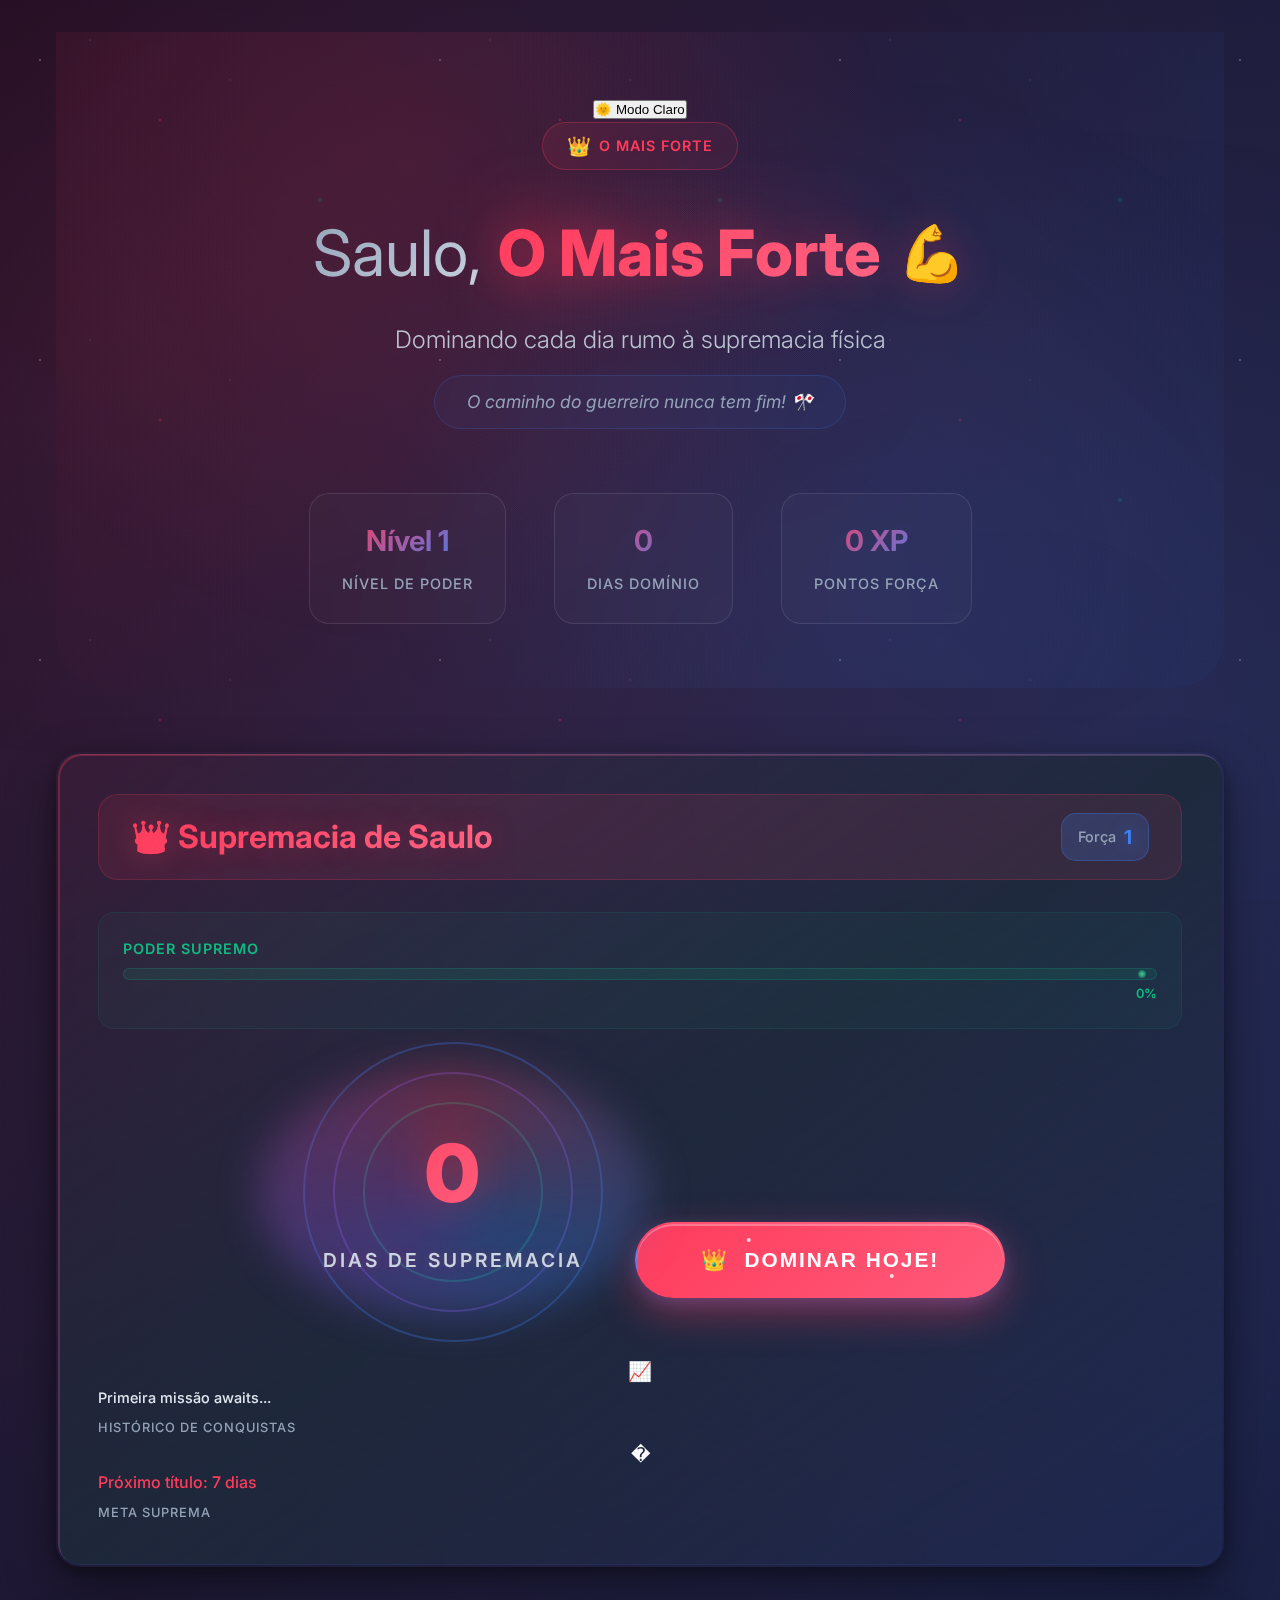
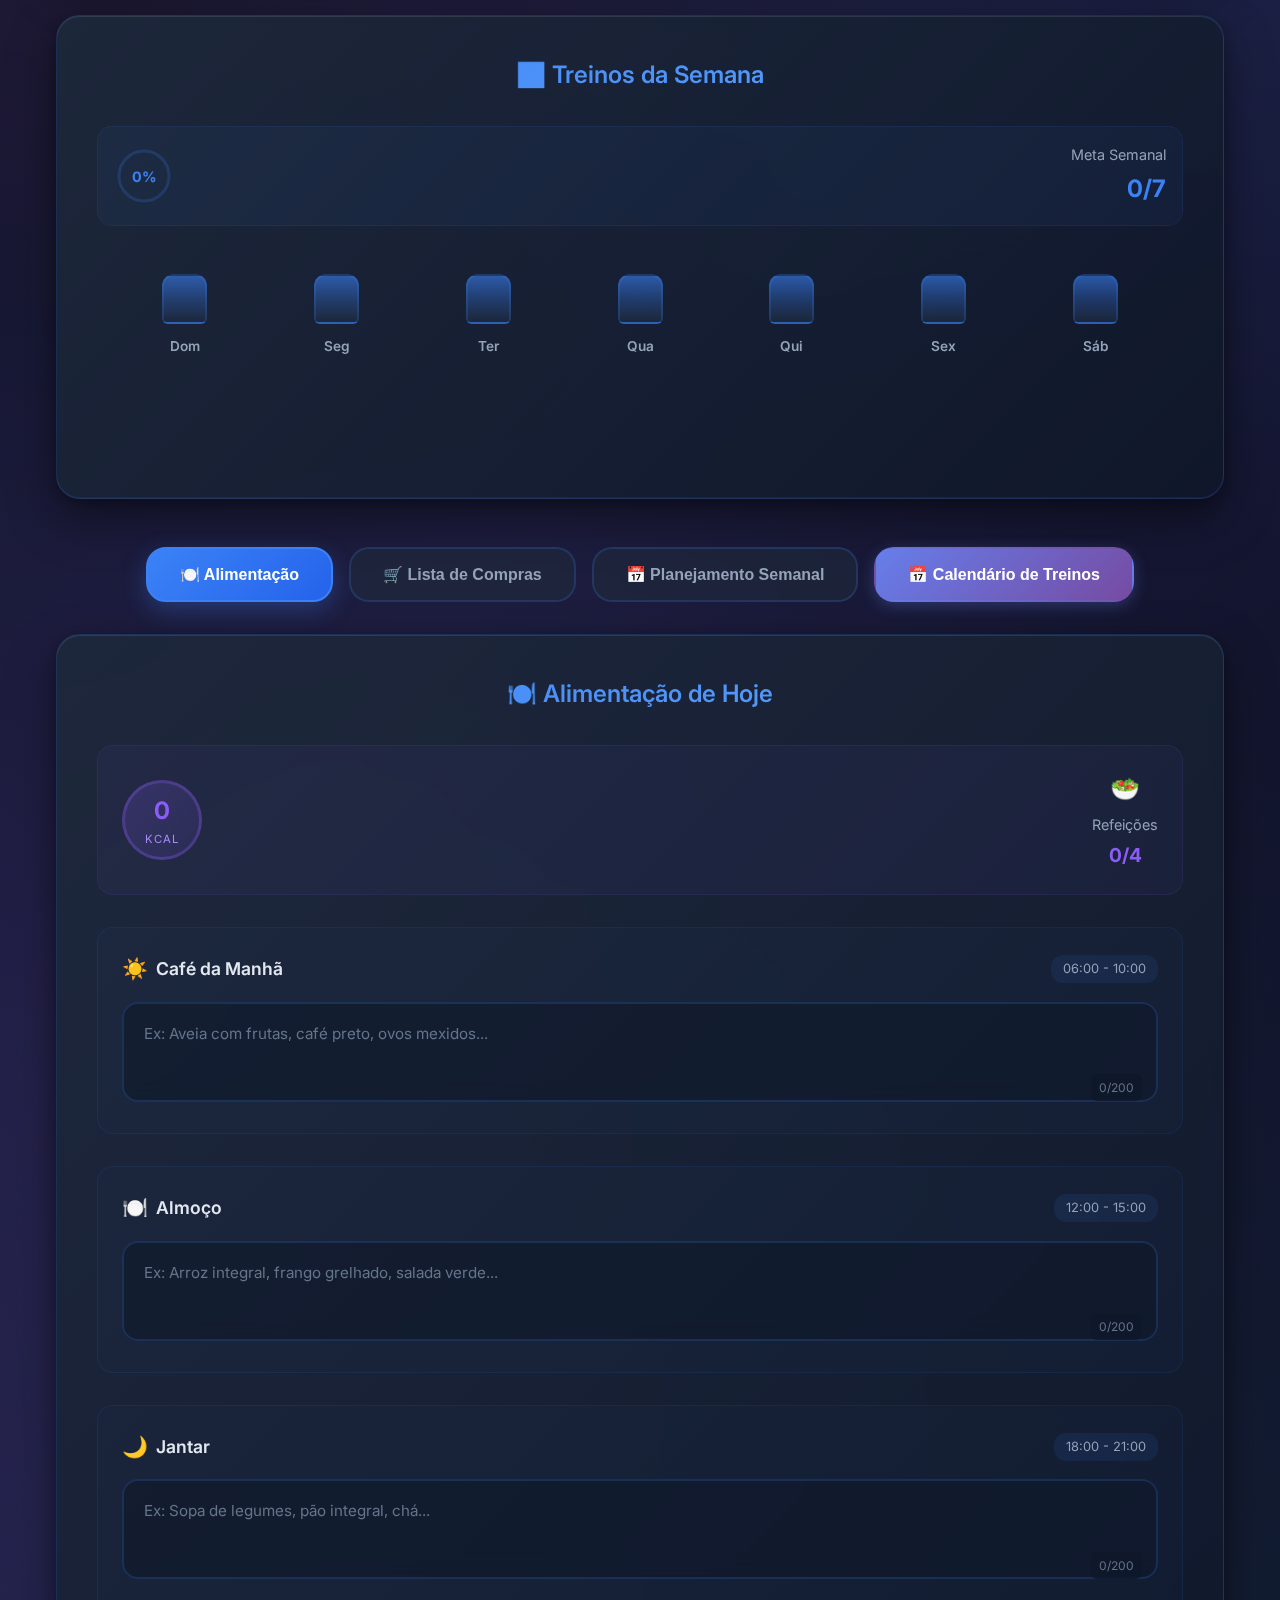
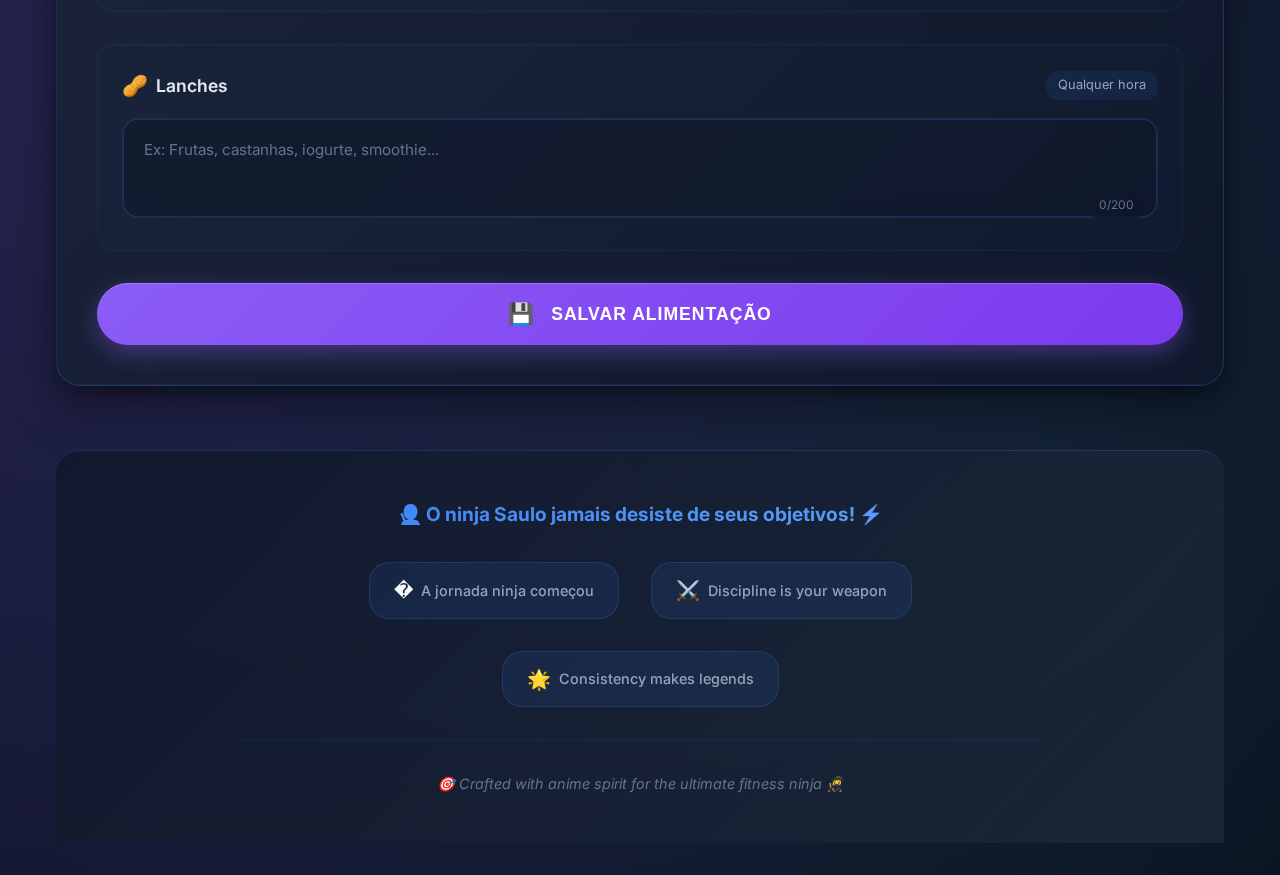
<file: index.html>
<!DOCTYPE html>
<html lang="pt-BR">
<head>
    <meta charset="UTF-8">
    <meta name="viewport" content="width=device-width, initial-scale=1.0">
    <title>Minha Jornada Fitness 💪</title>
    <link rel="stylesheet" href="styles.css">
    <link href="https://fonts.googleapis.com/css2?family=Inter:wght@300;400;500;600;700&display=swap" rel="stylesheet">
</head>
<body>
    <!-- Container principal -->
    <div class="container">
        <!-- Cabeçalho com título inspirador -->
        <header class="header">
            <div class="theme-toggle-container">
                <button class="theme-toggle" id="themeToggle">
                    <span class="toggle-icon" id="toggleIcon">🌞</span>
                    <span class="toggle-text" id="toggleText">Modo Claro</span>
                </button>
            </div>
            <div class="hero-container">
                <div class="hero-badge">
                    <span class="badge-icon">👑</span>
                    <span class="badge-text">O Mais Forte</span>
                </div>
                <h1 class="title">
                    <span class="title-greeting">Saulo,</span>
                    <span class="title-name">O Mais Forte</span>
                    <span class="title-emoji">💪</span>
                </h1>
                <p class="subtitle-main">Dominando cada dia rumo à supremacia física</p>
                <p class="subtitle" id="motivationalQuote">Cada dia é uma vitória conquistada!</p>
                <div class="hero-stats">
                    <div class="hero-stat">
                        <span class="stat-value" id="heroLevel">Força 1</span>
                        <span class="stat-label">Nível de Poder</span>
                    </div>
                    <div class="hero-stat">
                        <span class="stat-value" id="heroStreak">0</span>
                        <span class="stat-label">Dias Domínio</span>
                    </div>
                    <div class="hero-stat">
                        <span class="stat-value" id="heroXP">0 PF</span>
                        <span class="stat-label">Pontos Força</span>
                    </div>
                </div>
            </div>
        </header>

        <!-- Seção do contador de dias -->
        <section class="counter-section">
            <div class="counter-card anime-card">
                <div class="card-header">
                    <h2>👑 Supremacia de Saulo</h2>
                    <div class="power-level">
                        <span class="power-text">Força</span>
                        <span class="power-number" id="powerLevel">1</span>
                    </div>
                </div>
                
                <div class="energy-system">
                    <div class="energy-bar-container">
                        <div class="energy-label">Poder Supremo</div>
                        <div class="energy-bar">
                            <div class="energy-fill" id="energyFill"></div>
                            <div class="energy-spark"></div>
                        </div>
                        <div class="energy-text"><span id="energyPercent">0</span>%</div>
                    </div>
                </div>

                <div class="counter-display anime-counter">
                    <div class="counter-rings">
                        <div class="ring ring-1"></div>
                        <div class="ring ring-2"></div>
                        <div class="ring ring-3"></div>
                        <div class="supreme-aura"></div>
                    </div>
                    <div class="counter-content">
                        <span class="counter-number" id="dayCounter">0</span>
                        <span class="counter-label">dias de supremacia</span>
                        <div class="power-aura"></div>
                    </div>
                </div>

                <button class="workout-btn anime-btn" id="workoutBtn">
                    <div class="btn-bg-effect"></div>
                    <span class="btn-icon">👑</span>
                    <span class="btn-text">Dominar Hoje!</span>
                    <div class="btn-particles"></div>
                </button>

                <div class="supreme-stats">
                    <div class="supreme-stat">
                        <span class="stat-icon">📈</span>
                        <div class="stat-info">
                            <p class="last-workout" id="lastWorkout">Última dominação: Nunca</p>
                            <span class="stat-subtitle">Histórico de conquistas</span>
                        </div>
                    </div>
                    <div class="supreme-stat">
                        <span class="stat-icon">�</span>
                        <div class="stat-info">
                            <p class="next-goal">Próximo título: 7 dias</p>
                            <span class="stat-subtitle">Meta suprema</span>
                        </div>
                    </div>
                </div>
            </div>
        </section>

        <!-- Seção do gráfico semanal -->
        <section class="chart-section">
            <div class="chart-card">
                <h3>📊 Treinos da Semana</h3>
                <div class="chart-header">
                    <div class="progress-ring">
                        <svg class="progress-svg" width="60" height="60">
                            <circle class="progress-circle-bg" cx="30" cy="30" r="25"></circle>
                            <circle class="progress-circle" cx="30" cy="30" r="25" id="weekProgress"></circle>
                        </svg>
                        <span class="progress-text" id="weekPercentage">0%</span>
                    </div>
                    <div class="chart-stats">
                        <span class="stat-label">Meta Semanal</span>
                        <span class="stat-value" id="weekGoal">0/7</span>
                    </div>
                </div>
                <div class="chart-container">
                    <div class="chart-bar" data-day="Dom">
                        <div class="bar" id="bar-0"></div>
                        <span class="day-label">Dom</span>
                        <div class="bar-tooltip">Domingo</div>
                    </div>
                    <div class="chart-bar" data-day="Seg">
                        <div class="bar" id="bar-1"></div>
                        <span class="day-label">Seg</span>
                        <div class="bar-tooltip">Segunda</div>
                    </div>
                    <div class="chart-bar" data-day="Ter">
                        <div class="bar" id="bar-2"></div>
                        <span class="day-label">Ter</span>
                        <div class="bar-tooltip">Terça</div>
                    </div>
                    <div class="chart-bar" data-day="Qua">
                        <div class="bar" id="bar-3"></div>
                        <span class="day-label">Qua</span>
                        <div class="bar-tooltip">Quarta</div>
                    </div>
                    <div class="chart-bar" data-day="Qui">
                        <div class="bar" id="bar-4"></div>
                        <span class="day-label">Qui</span>
                        <div class="bar-tooltip">Quinta</div>
                    </div>
                    <div class="chart-bar" data-day="Sex">
                        <div class="bar" id="bar-5"></div>
                        <span class="day-label">Sex</span>
                        <div class="bar-tooltip">Sexta</div>
                    </div>
                    <div class="chart-bar" data-day="Sáb">
                        <div class="bar" id="bar-6"></div>
                        <span class="day-label">Sáb</span>
                        <div class="bar-tooltip">Sábado</div>
                    </div>
                </div>
            </div>
        </section>

        <!-- Navegação por abas -->
        <section class="tabs-section">
            <div class="tabs-container">
                <button class="tab-btn active" data-tab="nutrition">🍽️ Alimentação</button>
                <button class="tab-btn" data-tab="shopping">🛒 Lista de Compras</button>
                <button class="tab-btn" data-tab="meal-plan">📅 Planejamento Semanal</button>
                <button class="calendar-link-btn" onclick="window.location.href='calendario.html'">
                    📅 Calendário de Treinos
                </button>
            </div>
        </section>

        <!-- Seção de alimentação -->
        <section class="nutrition-section tab-content active" id="nutrition-tab">
            <div class="nutrition-card">
                <h3>🍽️ Alimentação de Hoje</h3>
                
                <div class="nutrition-header">
                    <div class="calories-display">
                        <div class="calories-circle">
                            <span class="calories-number" id="caloriesCount">0</span>
                            <span class="calories-label">kcal</span>
                        </div>
                    </div>
                    <div class="nutrition-stats">
                        <div class="nutrition-stat">
                            <span class="stat-icon">🥗</span>
                            <span class="stat-text">Refeições</span>
                            <span class="stat-number" id="mealsCount">0/4</span>
                        </div>
                    </div>
                </div>
                
                <!-- Café da manhã -->
                <div class="meal-group">
                    <label for="breakfast">
                        <span class="meal-icon">☀️</span>
                        <span class="meal-name">Café da Manhã</span>
                        <span class="meal-time">06:00 - 10:00</span>
                    </label>
                    <div class="textarea-container">
                        <textarea id="breakfast" placeholder="Ex: Aveia com frutas, café preto, ovos mexidos..."></textarea>
                        <div class="char-count" id="breakfast-count">0/200</div>
                    </div>
                </div>

                <!-- Almoço -->
                <div class="meal-group">
                    <label for="lunch">
                        <span class="meal-icon">🍽️</span>
                        <span class="meal-name">Almoço</span>
                        <span class="meal-time">12:00 - 15:00</span>
                    </label>
                    <div class="textarea-container">
                        <textarea id="lunch" placeholder="Ex: Arroz integral, frango grelhado, salada verde..."></textarea>
                        <div class="char-count" id="lunch-count">0/200</div>
                    </div>
                </div>

                <!-- Jantar -->
                <div class="meal-group">
                    <label for="dinner">
                        <span class="meal-icon">🌙</span>
                        <span class="meal-name">Jantar</span>
                        <span class="meal-time">18:00 - 21:00</span>
                    </label>
                    <div class="textarea-container">
                        <textarea id="dinner" placeholder="Ex: Sopa de legumes, pão integral, chá..."></textarea>
                        <div class="char-count" id="dinner-count">0/200</div>
                    </div>
                </div>

                <!-- Lanches -->
                <div class="meal-group">
                    <label for="snacks">
                        <span class="meal-icon">🥜</span>
                        <span class="meal-name">Lanches</span>
                        <span class="meal-time">Qualquer hora</span>
                    </label>
                    <div class="textarea-container">
                        <textarea id="snacks" placeholder="Ex: Frutas, castanhas, iogurte, smoothie..."></textarea>
                        <div class="char-count" id="snacks-count">0/200</div>
                    </div>
                </div>

                <button class="save-btn" id="saveNutrition">
                    <span class="btn-icon">💾</span>
                    <span class="btn-text">Salvar Alimentação</span>
                    <div class="btn-ripple"></div>
                </button>
            </div>
        </section>

        <!-- Seção de Lista de Compras -->
        <section class="shopping-section tab-content" id="shopping-tab">
            <div class="shopping-card">
                <h3>🛒 Lista de Compras Saudáveis</h3>
                
                <div class="shopping-header">
                    <div class="shopping-stats">
                        <div class="stat-box">
                            <span class="stat-number" id="totalItems">0</span>
                            <span class="stat-label">Itens</span>
                        </div>
                        <div class="stat-box">
                            <span class="stat-number" id="completedItems">0</span>
                            <span class="stat-label">Comprados</span>
                        </div>
                        <div class="stat-box">
                            <span class="stat-number" id="estimatedCost">R$ 0</span>
                            <span class="stat-label">Estimado</span>
                        </div>
                    </div>
                    <button class="clear-btn" id="clearCompleted">🗑️ Limpar Comprados</button>
                </div>

                <!-- Categorias de Compras -->
                <div class="shopping-categories">
                    
                    <!-- Proteínas -->
                    <div class="category-group">
                        <h4 class="category-title">
                            <span class="category-icon">🥩</span>
                            Proteínas
                            <span class="category-count" id="proteins-count">0</span>
                        </h4>
                        <div class="category-content">
                            <div class="add-item-form">
                                <input type="text" id="protein-input" placeholder="Ex: Frango, Ovos, Peixe..." maxlength="50">
                                <input type="number" id="protein-price" placeholder="R$ 0,00" step="0.01" min="0">
                                <button class="add-btn" data-category="proteins">➕</button>
                            </div>
                            <div class="items-list" id="proteins-list"></div>
                        </div>
                    </div>

                    <!-- Carboidratos -->
                    <div class="category-group">
                        <h4 class="category-title">
                            <span class="category-icon">🍞</span>
                            Carboidratos
                            <span class="category-count" id="carbs-count">0</span>
                        </h4>
                        <div class="category-content">
                            <div class="add-item-form">
                                <input type="text" id="carbs-input" placeholder="Ex: Arroz, Aveia, Batata..." maxlength="50">
                                <input type="number" id="carbs-price" placeholder="R$ 0,00" step="0.01" min="0">
                                <button class="add-btn" data-category="carbs">➕</button>
                            </div>
                            <div class="items-list" id="carbs-list"></div>
                        </div>
                    </div>

                    <!-- Vegetais e Frutas -->
                    <div class="category-group">
                        <h4 class="category-title">
                            <span class="category-icon">🥬</span>
                            Vegetais & Frutas
                            <span class="category-count" id="vegetables-count">0</span>
                        </h4>
                        <div class="category-content">
                            <div class="add-item-form">
                                <input type="text" id="vegetables-input" placeholder="Ex: Brócolis, Maçã, Banana..." maxlength="50">
                                <input type="number" id="vegetables-price" placeholder="R$ 0,00" step="0.01" min="0">
                                <button class="add-btn" data-category="vegetables">➕</button>
                            </div>
                            <div class="items-list" id="vegetables-list"></div>
                        </div>
                    </div>

                    <!-- Gorduras Saudáveis -->
                    <div class="category-group">
                        <h4 class="category-title">
                            <span class="category-icon">🥑</span>
                            Gorduras Saudáveis
                            <span class="category-count" id="fats-count">0</span>
                        </h4>
                        <div class="category-content">
                            <div class="add-item-form">
                                <input type="text" id="fats-input" placeholder="Ex: Abacate, Castanhas, Azeite..." maxlength="50">
                                <input type="number" id="fats-price" placeholder="R$ 0,00" step="0.01" min="0">
                                <button class="add-btn" data-category="fats">➕</button>
                            </div>
                            <div class="items-list" id="fats-list"></div>
                        </div>
                    </div>

                    <!-- Laticínios -->
                    <div class="category-group">
                        <h4 class="category-title">
                            <span class="category-icon">🥛</span>
                            Laticínios
                            <span class="category-count" id="dairy-count">0</span>
                        </h4>
                        <div class="category-content">
                            <div class="add-item-form">
                                <input type="text" id="dairy-input" placeholder="Ex: Leite, Iogurte, Queijo..." maxlength="50">
                                <input type="number" id="dairy-price" placeholder="R$ 0,00" step="0.01" min="0">
                                <button class="add-btn" data-category="dairy">➕</button>
                            </div>
                            <div class="items-list" id="dairy-list"></div>
                        </div>
                    </div>

                    <!-- Outros -->
                    <div class="category-group">
                        <h4 class="category-title">
                            <span class="category-icon">🏪</span>
                            Outros
                            <span class="category-count" id="others-count">0</span>
                        </h4>
                        <div class="category-content">
                            <div class="add-item-form">
                                <input type="text" id="others-input" placeholder="Ex: Temperos, Chás, Suplementos..." maxlength="50">
                                <input type="number" id="others-price" placeholder="R$ 0,00" step="0.01" min="0">
                                <button class="add-btn" data-category="others">➕</button>
                            </div>
                            <div class="items-list" id="others-list"></div>
                        </div>
                    </div>

                </div>

                <div class="shopping-actions">
                    <button class="save-btn" id="saveShoppingList">
                        <span class="btn-icon">💾</span>
                        <span class="btn-text">Salvar Lista</span>
                    </button>
                    <button class="export-btn" id="exportList">
                        <span class="btn-icon">📄</span>
                        <span class="btn-text">Exportar Lista</span>
                    </button>
                </div>
            </div>
        </section>

        <!-- Seção de Planejamento Semanal -->
        <section class="meal-plan-section tab-content" id="meal-plan-tab">
            <div class="meal-plan-card">
                <h3>📅 Planejamento Semanal de Refeições</h3>
                
                <div class="plan-header">
                    <div class="week-navigation">
                        <button class="week-btn" id="prevWeek">⬅️ Semana Anterior</button>
                        <span class="current-week" id="currentWeek">Semana Atual</span>
                        <button class="week-btn" id="nextWeek">Próxima Semana ➡️</button>
                    </div>
                </div>

                <div class="meal-plan-grid">
                    <div class="day-column">
                        <h4 class="day-header">🌅 Domingo</h4>
                        <div class="meal-slots">
                            <div class="meal-slot">
                                <label>☀️ Café</label>
                                <textarea placeholder="Planejar café da manhã..." id="sun-breakfast"></textarea>
                            </div>
                            <div class="meal-slot">
                                <label>🍽️ Almoço</label>
                                <textarea placeholder="Planejar almoço..." id="sun-lunch"></textarea>
                            </div>
                            <div class="meal-slot">
                                <label>🌙 Jantar</label>
                                <textarea placeholder="Planejar jantar..." id="sun-dinner"></textarea>
                            </div>
                        </div>
                    </div>

                    <div class="day-column">
                        <h4 class="day-header">📅 Segunda</h4>
                        <div class="meal-slots">
                            <div class="meal-slot">
                                <label>☀️ Café</label>
                                <textarea placeholder="Planejar café da manhã..." id="mon-breakfast"></textarea>
                            </div>
                            <div class="meal-slot">
                                <label>🍽️ Almoço</label>
                                <textarea placeholder="Planejar almoço..." id="mon-lunch"></textarea>
                            </div>
                            <div class="meal-slot">
                                <label>🌙 Jantar</label>
                                <textarea placeholder="Planejar jantar..." id="mon-dinner"></textarea>
                            </div>
                        </div>
                    </div>

                    <div class="day-column">
                        <h4 class="day-header">📅 Terça</h4>
                        <div class="meal-slots">
                            <div class="meal-slot">
                                <label>☀️ Café</label>
                                <textarea placeholder="Planejar café da manhã..." id="tue-breakfast"></textarea>
                            </div>
                            <div class="meal-slot">
                                <label>🍽️ Almoço</label>
                                <textarea placeholder="Planejar almoço..." id="tue-lunch"></textarea>
                            </div>
                            <div class="meal-slot">
                                <label>🌙 Jantar</label>
                                <textarea placeholder="Planejar jantar..." id="tue-dinner"></textarea>
                            </div>
                        </div>
                    </div>

                    <div class="day-column">
                        <h4 class="day-header">📅 Quarta</h4>
                        <div class="meal-slots">
                            <div class="meal-slot">
                                <label>☀️ Café</label>
                                <textarea placeholder="Planejar café da manhã..." id="wed-breakfast"></textarea>
                            </div>
                            <div class="meal-slot">
                                <label>🍽️ Almoço</label>
                                <textarea placeholder="Planejar almoço..." id="wed-lunch"></textarea>
                            </div>
                            <div class="meal-slot">
                                <label>🌙 Jantar</label>
                                <textarea placeholder="Planejar jantar..." id="wed-dinner"></textarea>
                            </div>
                        </div>
                    </div>

                    <div class="day-column">
                        <h4 class="day-header">📅 Quinta</h4>
                        <div class="meal-slots">
                            <div class="meal-slot">
                                <label>☀️ Café</label>
                                <textarea placeholder="Planejar café da manhã..." id="thu-breakfast"></textarea>
                            </div>
                            <div class="meal-slot">
                                <label>🍽️ Almoço</label>
                                <textarea placeholder="Planejar almoço..." id="thu-lunch"></textarea>
                            </div>
                            <div class="meal-slot">
                                <label>🌙 Jantar</label>
                                <textarea placeholder="Planejar jantar..." id="thu-dinner"></textarea>
                            </div>
                        </div>
                    </div>

                    <div class="day-column">
                        <h4 class="day-header">📅 Sexta</h4>
                        <div class="meal-slots">
                            <div class="meal-slot">
                                <label>☀️ Café</label>
                                <textarea placeholder="Planejar café da manhã..." id="fri-breakfast"></textarea>
                            </div>
                            <div class="meal-slot">
                                <label>🍽️ Almoço</label>
                                <textarea placeholder="Planejar almoço..." id="fri-lunch"></textarea>
                            </div>
                            <div class="meal-slot">
                                <label>🌙 Jantar</label>
                                <textarea placeholder="Planejar jantar..." id="fri-dinner"></textarea>
                            </div>
                        </div>
                    </div>

                    <div class="day-column">
                        <h4 class="day-header">📅 Sábado</h4>
                        <div class="meal-slots">
                            <div class="meal-slot">
                                <label>☀️ Café</label>
                                <textarea placeholder="Planejar café da manhã..." id="sat-breakfast"></textarea>
                            </div>
                            <div class="meal-slot">
                                <label>🍽️ Almoço</label>
                                <textarea placeholder="Planejar almoço..." id="sat-lunch"></textarea>
                            </div>
                            <div class="meal-slot">
                                <label>🌙 Jantar</label>
                                <textarea placeholder="Planejar jantar..." id="sat-dinner"></textarea>
                            </div>
                        </div>
                    </div>
                </div>

                <div class="plan-actions">
                    <button class="save-btn" id="saveMealPlan">
                        <span class="btn-icon">💾</span>
                        <span class="btn-text">Salvar Planejamento</span>
                    </button>
                    <button class="generate-btn" id="generateShoppingFromPlan">
                        <span class="btn-icon">🛒</span>
                        <span class="btn-text">Gerar Lista de Compras</span>
                    </button>
                </div>
            </div>
        </section>

        <!-- Rodapé com motivação ninja -->
        <footer class="footer">
            <div class="footer-content">
                <div class="footer-quote">
                    <p>🥷 O ninja Saulo jamais desiste de seus objetivos! ⚡</p>
                </div>
                <div class="footer-stats">
                    <div class="footer-stat">
                        <span class="stat-icon">�</span>
                        <span>A jornada ninja começou</span>
                    </div>
                    <div class="footer-stat">
                        <span class="stat-icon">⚔️</span>
                        <span>Discipline is your weapon</span>
                    </div>
                    <div class="footer-stat">
                        <span class="stat-icon">🌟</span>
                        <span>Consistency makes legends</span>
                    </div>
                </div>
                <div class="footer-signature">
                    <p>🎯 Crafted with anime spirit for the ultimate fitness ninja 🥷</p>
                </div>
            </div>
        </footer>
    </div>

    <!-- Script JavaScript -->
    <script src="script.js"></script>
</body>
</html>
</file>
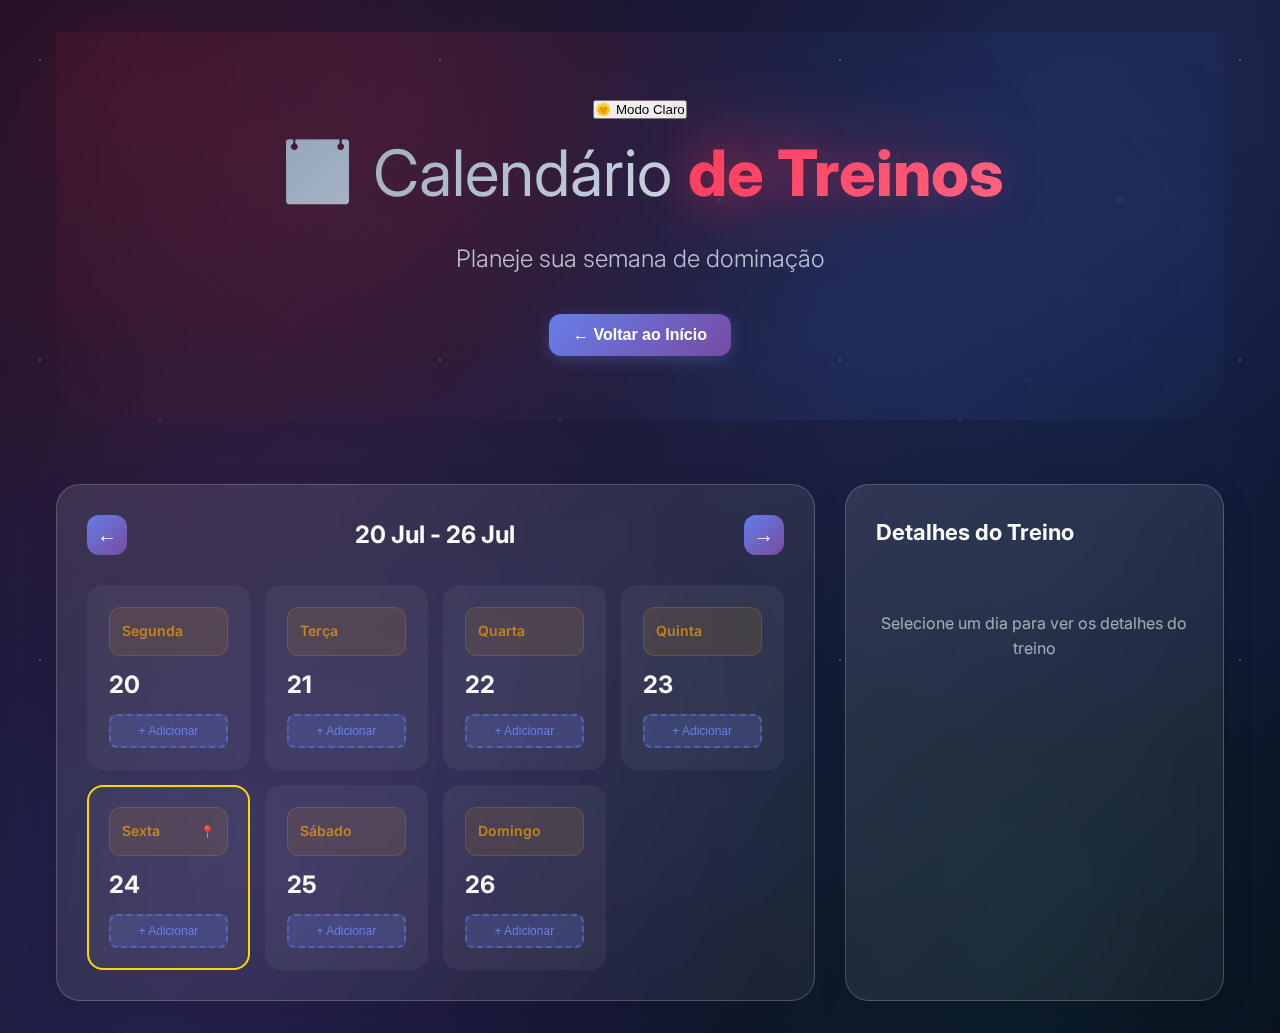
<file: calendario.html>
<!DOCTYPE html>
<html lang="pt-BR">
<head>
    <meta charset="UTF-8">
    <meta name="viewport" content="width=device-width, initial-scale=1.0">
    <title>Calendário de Treinos 📅</title>
    <link rel="stylesheet" href="styles.css">
    <link rel="stylesheet" href="calendario.css">
    <link href="https://fonts.googleapis.com/css2?family=Inter:wght@300;400;500;600;700&display=swap" rel="stylesheet">
</head>
<body>
    <div class="container">
        <!-- Cabeçalho -->
        <header class="header">
            <div class="theme-toggle-container">
                <button class="theme-toggle" id="themeToggle">
                    <span class="toggle-icon" id="toggleIcon">🌞</span>
                    <span class="toggle-text" id="toggleText">Modo Claro</span>
                </button>
            </div>
            <div class="hero-container">
                <h1 class="title">
                    <span class="title-greeting">📅 Calendário</span>
                    <span class="title-name">de Treinos</span>
                </h1>
                <p class="subtitle-main">Planeje sua semana de dominação</p>
                <button class="back-btn" onclick="window.location.href='index.html'">
                    ← Voltar ao Início
                </button>
            </div>
        </header>

        <!-- Calendário Semanal -->
        <section class="calendar-section">
            <div class="calendar-card">
                <div class="calendar-header">
                    <button class="nav-btn" id="prevWeek">←</button>
                    <h2 id="weekTitle">Semana Atual</h2>
                    <button class="nav-btn" id="nextWeek">→</button>
                </div>

                <div class="week-grid" id="weekGrid">
                    <!-- Dias da semana serão inseridos aqui via JavaScript -->
                </div>
            </div>

            <!-- Detalhes do Treino Selecionado -->
            <div class="workout-details" id="workoutDetails">
                <h3>Detalhes do Treino</h3>
                <p class="select-day-msg">Selecione um dia para ver os detalhes do treino</p>
            </div>
        </section>

        <!-- Modal para adicionar/editar treino -->
        <div class="modal" id="workoutModal">
            <div class="modal-content">
                <span class="close-modal" id="closeModal">&times;</span>
                <h2>Adicionar Treino</h2>
                <form id="workoutForm">
                    <div class="form-group">
                        <label for="workoutType">Tipo de Treino:</label>
                        <select id="workoutType" required>
                            <option value="">Selecione...</option>
                            <option value="peito">💪 Peito</option>
                            <option value="costas">🦾 Costas</option>
                            <option value="pernas">🦵 Pernas</option>
                            <option value="ombros">🏋️ Ombros</option>
                            <option value="bracos">💪 Braços</option>
                            <option value="cardio">🏃 Cardio</option>
                            <option value="fullbody">🔥 Full Body</option>
                        </select>
                    </div>
                    <div class="form-group">
                        <label for="workoutExercises">Exercícios:</label>
                        <textarea id="workoutExercises" rows="5" placeholder="Ex: Supino 3x12, Crucifixo 3x12..."></textarea>
                    </div>
                    <div class="form-row">
                        <div class="form-group">
                            <label for="workoutDuration">⏱️ Duração (min):</label>
                            <input type="number" id="workoutDuration" min="1" placeholder="60">
                        </div>
                        <div class="form-group">
                            <label for="workoutIntensity">🔥 Intensidade:</label>
                            <select id="workoutIntensity">
                                <option value="">Selecione...</option>
                                <option value="low">🟢 Leve</option>
                                <option value="medium">🟡 Moderado</option>
                                <option value="high">🔴 Intenso</option>
                                <option value="extreme">🔥 Extremo</option>
                            </select>
                        </div>
                    </div>
                    <div class="form-group">
                        <label for="workoutNotes">Observações:</label>
                        <textarea id="workoutNotes" rows="3" placeholder="Notas adicionais..."></textarea>
                    </div>
                    <button type="submit" class="submit-btn">Salvar Treino</button>
                </form>
            </div>
        </div>
    </div>

    <script src="calendario.js"></script>
</body>
</html>
</file>
<file: calendario.css>
/* Estilos do Calendário */
.back-btn {
    background: linear-gradient(135deg, #667eea 0%, #764ba2 100%);
    color: white;
    border: none;
    padding: 12px 24px;
    border-radius: 12px;
    font-size: 16px;
    font-weight: 600;
    cursor: pointer;
    margin-top: 20px;
    transition: all 0.3s ease;
    box-shadow: 0 4px 15px rgba(102, 126, 234, 0.3);
}

.back-btn:hover {
    transform: translateY(-2px);
    box-shadow: 0 6px 20px rgba(102, 126, 234, 0.4);
}

.calendar-section {
    display: grid;
    grid-template-columns: 1fr;
    gap: 30px;
    margin-top: 30px;
}

@media (min-width: 1024px) {
    .calendar-section {
        grid-template-columns: 2fr 1fr;
    }
}

.calendar-card {
    background: linear-gradient(135deg, rgba(255, 255, 255, 0.1), rgba(255, 255, 255, 0.05));
    backdrop-filter: blur(10px);
    border-radius: 24px;
    padding: 30px;
    border: 1px solid rgba(255, 255, 255, 0.2);
    box-shadow: 0 8px 32px rgba(0, 0, 0, 0.1);
}

.calendar-header {
    display: flex;
    justify-content: space-between;
    align-items: center;
    margin-bottom: 30px;
}

.calendar-header h2 {
    font-size: 24px;
    font-weight: 700;
    color: var(--text-color);
    margin: 0;
}

.nav-btn {
    background: linear-gradient(135deg, #667eea 0%, #764ba2 100%);
    color: white;
    border: none;
    width: 40px;
    height: 40px;
    border-radius: 12px;
    font-size: 20px;
    cursor: pointer;
    transition: all 0.3s ease;
}

.nav-btn:hover {
    transform: scale(1.1);
    box-shadow: 0 4px 15px rgba(102, 126, 234, 0.4);
}

.week-grid {
    display: grid;
    grid-template-columns: repeat(auto-fit, minmax(150px, 1fr));
    gap: 15px;
}

.day-card {
    background: rgba(255, 255, 255, 0.05);
    border-radius: 16px;
    padding: 20px;
    border: 2px solid transparent;
    cursor: pointer;
    transition: all 0.3s ease;
    position: relative;
    overflow: hidden;
}

.day-card::before {
    content: '';
    position: absolute;
    top: 0;
    left: 0;
    right: 0;
    bottom: 0;
    background: linear-gradient(135deg, rgba(102, 126, 234, 0.1), rgba(118, 75, 162, 0.1));
    opacity: 0;
    transition: opacity 0.3s ease;
}

.day-card:hover {
    transform: translateY(-5px);
    border-color: rgba(102, 126, 234, 0.5);
}

.day-card:hover::before {
    opacity: 1;
}

.day-card.has-workout {
    border-color: #667eea;
    background: linear-gradient(135deg, rgba(102, 126, 234, 0.2), rgba(118, 75, 162, 0.2));
}

.day-card.selected {
    border-color: #764ba2;
    box-shadow: 0 8px 24px rgba(118, 75, 162, 0.3);
}

.day-header {
    display: flex;
    justify-content: space-between;
    align-items: center;
    margin-bottom: 10px;
}

.day-name {
    font-size: 14px;
    font-weight: 600;
    color: var(--text-color);
    opacity: 0.7;
}

.day-number {
    font-size: 24px;
    font-weight: 700;
    color: var(--text-color);
}

.workout-type {
    font-size: 20px;
    margin: 10px 0;
}

.workout-name {
    font-size: 14px;
    font-weight: 600;
    color: var(--text-color);
    margin-top: 8px;
}

.workout-preview {
    margin-top: 12px;
    padding: 8px;
    background: rgba(0, 0, 0, 0.2);
    border-radius: 8px;
    font-size: 11px;
}

.preview-label {
    font-weight: 600;
    color: var(--text-color);
    opacity: 0.8;
    margin-bottom: 4px;
}

.preview-text {
    color: var(--text-color);
    opacity: 0.7;
    line-height: 1.4;
}

.workout-status {
    margin-top: 10px;
    padding: 6px 10px;
    border-radius: 8px;
    font-size: 11px;
    font-weight: 600;
    text-align: center;
}

.workout-status.completed {
    background: rgba(34, 197, 94, 0.2);
    color: #22c55e;
    border: 1px solid rgba(34, 197, 94, 0.3);
}

.workout-status.pending {
    background: rgba(251, 191, 36, 0.2);
    color: #fbbf24;
    border: 1px solid rgba(251, 191, 36, 0.3);
}

.add-workout-btn {
    background: rgba(102, 126, 234, 0.2);
    border: 2px dashed rgba(102, 126, 234, 0.5);
    color: #667eea;
    border-radius: 8px;
    padding: 8px 12px;
    font-size: 12px;
    cursor: pointer;
    margin-top: 10px;
    width: 100%;
    transition: all 0.3s ease;
}

.add-workout-btn:hover {
    background: rgba(102, 126, 234, 0.3);
    border-color: #667eea;
}

/* Detalhes do Treino */
.workout-details {
    background: linear-gradient(135deg, rgba(255, 255, 255, 0.1), rgba(255, 255, 255, 0.05));
    backdrop-filter: blur(10px);
    border-radius: 24px;
    padding: 30px;
    border: 1px solid rgba(255, 255, 255, 0.2);
    box-shadow: 0 8px 32px rgba(0, 0, 0, 0.1);
    min-height: 400px;
}

.workout-details h3 {
    font-size: 22px;
    font-weight: 700;
    color: var(--text-color);
    margin-bottom: 20px;
}

.select-day-msg {
    color: var(--text-color);
    opacity: 0.6;
    text-align: center;
    margin-top: 60px;
    font-size: 16px;
}

.workout-info {
    margin-top: 20px;
}

.workout-info-item {
    background: rgba(255, 255, 255, 0.05);
    border-radius: 12px;
    padding: 15px;
    margin-bottom: 15px;
}

.workout-info-label {
    font-size: 12px;
    font-weight: 600;
    color: var(--text-color);
    opacity: 0.6;
    text-transform: uppercase;
    margin-bottom: 8px;
}

.workout-info-content {
    font-size: 14px;
    color: var(--text-color);
    line-height: 1.6;
    white-space: pre-wrap;
}

.edit-workout-btn {
    background: linear-gradient(135deg, #667eea 0%, #764ba2 100%);
    color: white;
    border: none;
    padding: 12px 24px;
    border-radius: 12px;
    font-size: 14px;
    font-weight: 600;
    cursor: pointer;
    margin-top: 20px;
    width: 100%;
    transition: all 0.3s ease;
}

.edit-workout-btn:hover {
    transform: translateY(-2px);
    box-shadow: 0 6px 20px rgba(102, 126, 234, 0.4);
}

.workout-actions {
    display: flex;
    flex-direction: column;
    gap: 10px;
    margin-top: 20px;
}

.complete-workout-btn,
.uncomplete-workout-btn,
.delete-workout-btn {
    background: linear-gradient(135deg, #667eea 0%, #764ba2 100%);
    color: white;
    border: none;
    padding: 12px 24px;
    border-radius: 12px;
    font-size: 14px;
    font-weight: 600;
    cursor: pointer;
    transition: all 0.3s ease;
}

.complete-workout-btn {
    background: linear-gradient(135deg, #22c55e 0%, #16a34a 100%);
}

.complete-workout-btn:hover {
    transform: translateY(-2px);
    box-shadow: 0 6px 20px rgba(34, 197, 94, 0.4);
}

.uncomplete-workout-btn {
    background: linear-gradient(135deg, #fbbf24 0%, #f59e0b 100%);
}

.uncomplete-workout-btn:hover {
    transform: translateY(-2px);
    box-shadow: 0 6px 20px rgba(251, 191, 36, 0.4);
}

.delete-workout-btn {
    background: linear-gradient(135deg, #ef4444 0%, #dc2626 100%);
}

.delete-workout-btn:hover {
    transform: translateY(-2px);
    box-shadow: 0 6px 20px rgba(239, 68, 68, 0.4);
}

/* Modal */
.modal {
    display: none;
    position: fixed;
    z-index: 1000;
    left: 0;
    top: 0;
    width: 100%;
    height: 100%;
    background-color: rgba(0, 0, 0, 0.7);
    backdrop-filter: blur(5px);
}

.modal.active {
    display: flex;
    align-items: center;
    justify-content: center;
}

.modal-content {
    background: linear-gradient(135deg, rgba(255, 255, 255, 0.95), rgba(255, 255, 255, 0.9));
    padding: 40px;
    border-radius: 24px;
    width: 90%;
    max-width: 500px;
    position: relative;
    box-shadow: 0 20px 60px rgba(0, 0, 0, 0.3);
}

body.dark-mode .modal-content {
    background: linear-gradient(135deg, rgba(30, 30, 30, 0.95), rgba(20, 20, 20, 0.9));
}

.close-modal {
    position: absolute;
    right: 20px;
    top: 20px;
    font-size: 32px;
    font-weight: bold;
    color: #666;
    cursor: pointer;
    transition: color 0.3s ease;
}

.close-modal:hover {
    color: #333;
}

.modal-content h2 {
    color: #333;
    margin-bottom: 25px;
    font-size: 24px;
}

body.dark-mode .modal-content h2 {
    color: #fff;
}

.form-group {
    margin-bottom: 20px;
}

.form-row {
    display: grid;
    grid-template-columns: 1fr 1fr;
    gap: 15px;
}

.form-group label {
    display: block;
    margin-bottom: 8px;
    font-weight: 600;
    color: #333;
    font-size: 14px;
}

body.dark-mode .form-group label {
    color: #fff;
}

.form-group select,
.form-group textarea,
.form-group input[type="number"] {
    width: 100%;
    padding: 12px;
    border-radius: 12px;
    border: 2px solid rgba(102, 126, 234, 0.2);
    background: rgba(255, 255, 255, 0.8);
    font-family: 'Inter', sans-serif;
    font-size: 14px;
    transition: all 0.3s ease;
}

body.dark-mode .form-group select,
body.dark-mode .form-group textarea,
body.dark-mode .form-group input[type="number"] {
    background: rgba(50, 50, 50, 0.8);
    color: #fff;
    border-color: rgba(102, 126, 234, 0.3);
}

.form-group select:focus,
.form-group textarea:focus,
.form-group input[type="number"]:focus {
    outline: none;
    border-color: #667eea;
    box-shadow: 0 0 0 3px rgba(102, 126, 234, 0.1);
}

.submit-btn {
    background: linear-gradient(135deg, #667eea 0%, #764ba2 100%);
    color: white;
    border: none;
    padding: 14px 28px;
    border-radius: 12px;
    font-size: 16px;
    font-weight: 600;
    cursor: pointer;
    width: 100%;
    transition: all 0.3s ease;
    box-shadow: 0 4px 15px rgba(102, 126, 234, 0.3);
}

.submit-btn:hover {
    transform: translateY(-2px);
    box-shadow: 0 6px 20px rgba(102, 126, 234, 0.4);
}
</file>
<file: styles.css>
/* ========================================
   RESET E CONFIGURAÇÕES GLOBAIS
======================================== */
* {
    margin: 0;
    padding: 0;
    box-sizing: border-box;
}

body {
    font-family: 'Inter', -apple-system, BlinkMacSystemFont, 'Segoe UI', Roboto, sans-serif;
    background: 
        /* Efeitos anime-style */
        radial-gradient(circle at 10% 10%, rgba(255, 59, 92, 0.15) 0%, transparent 40%),
        radial-gradient(circle at 90% 20%, rgba(59, 130, 246, 0.15) 0%, transparent 40%),
        radial-gradient(circle at 20% 80%, rgba(139, 92, 246, 0.15) 0%, transparent 40%),
        radial-gradient(circle at 80% 90%, rgba(16, 185, 129, 0.1) 0%, transparent 40%),
        /* Base gradient inspirado no Stripe */
        linear-gradient(135deg, 
            #0a0b1e 0%, 
            #151630 25%, 
            #1a1b3a 50%, 
            #0f1027 75%, 
            #080a1a 100%);
    color: #f8fafc;
    line-height: 1.6;
    min-height: 100vh;
    overflow-x: hidden;
    position: relative;
}

/* Partículas animadas estilo anime */
body::before {
    content: '';
    position: fixed;
    top: 0;
    left: 0;
    width: 100%;
    height: 100%;
    background-image: 
        /* Estrelas pequenas */
        radial-gradient(1px 1px at 40px 60px, rgba(255, 255, 255, 0.8), transparent),
        radial-gradient(1px 1px at 90px 40px, rgba(59, 130, 246, 0.6), transparent),
        radial-gradient(2px 2px at 160px 120px, rgba(255, 59, 92, 0.4), transparent),
        radial-gradient(1px 1px at 230px 80px, rgba(139, 92, 246, 0.5), transparent),
        /* Partículas maiores */
        radial-gradient(3px 3px at 320px 200px, rgba(16, 185, 129, 0.3), transparent),
        radial-gradient(2px 2px at 420px 150px, rgba(255, 255, 255, 0.4), transparent);
    background-repeat: repeat;
    background-size: 400px 300px;
    animation: animeFloat 25s infinite linear;
    pointer-events: none;
    z-index: -1;
}

/* Efeito de névoa anime */
body::after {
    content: '';
    position: fixed;
    top: 0;
    left: 0;
    width: 100%;
    height: 100%;
    background: 
        radial-gradient(ellipse at 20% 30%, rgba(255, 59, 92, 0.03) 0%, transparent 60%),
        radial-gradient(ellipse at 80% 70%, rgba(59, 130, 246, 0.03) 0%, transparent 60%);
    animation: mistFloat 30s infinite ease-in-out;
    pointer-events: none;
    z-index: -1;
}

@keyframes animeFloat {
    0% { transform: translateY(0px) translateX(0px) rotate(0deg); }
    33% { transform: translateY(-15px) translateX(10px) rotate(120deg); }
    66% { transform: translateY(8px) translateX(-8px) rotate(240deg); }
    100% { transform: translateY(0px) translateX(0px) rotate(360deg); }
}

@keyframes mistFloat {
    0%, 100% { transform: translateX(0) scale(1); opacity: 0.3; }
    50% { transform: translateX(20px) scale(1.1); opacity: 0.5; }
}

@keyframes float {
    0% { transform: translateY(0px) translateX(0px); }
    33% { transform: translateY(-10px) translateX(10px); }
    66% { transform: translateY(5px) translateX(-5px); }
    100% { transform: translateY(0px) translateX(0px); }
}

/* ========================================
   CONTAINER PRINCIPAL
======================================== */
.container {
    max-width: 1200px;
    margin: 0 auto;
    padding: 2rem 1rem;
    min-height: 100vh;
}

/* ========================================
   CABEÇALHO ANIME STYLE - INSPIRADO NO STRIPE
======================================== */
.header {
    text-align: center;
    margin-bottom: 4rem;
    padding: 4rem 0;
    position: relative;
    background: 
        linear-gradient(135deg, rgba(255, 59, 92, 0.05) 0%, transparent 50%),
        linear-gradient(225deg, rgba(59, 130, 246, 0.05) 0%, transparent 50%);
    border-radius: 0 0 50px 50px;
    overflow: hidden;
}

.header::before {
    content: '';
    position: absolute;
    top: 0;
    left: 0;
    right: 0;
    bottom: 0;
    background: 
        radial-gradient(circle at 30% 20%, rgba(255, 59, 92, 0.1) 0%, transparent 50%),
        radial-gradient(circle at 70% 80%, rgba(59, 130, 246, 0.1) 0%, transparent 50%);
    animation: auraFloat 8s ease-in-out infinite;
    z-index: -1;
}

@keyframes auraFloat {
    0%, 100% { transform: scale(1) rotate(0deg); opacity: 0.6; }
    50% { transform: scale(1.1) rotate(180deg); opacity: 0.8; }
}

.hero-container {
    max-width: 800px;
    margin: 0 auto;
    position: relative;
    z-index: 2;
}

.hero-badge {
    display: inline-flex;
    align-items: center;
    gap: 0.5rem;
    background: linear-gradient(135deg, rgba(255, 59, 92, 0.1), rgba(255, 59, 92, 0.05));
    border: 1px solid rgba(255, 59, 92, 0.3);
    padding: 0.5rem 1.5rem;
    border-radius: 50px;
    margin-bottom: 2rem;
    backdrop-filter: blur(10px);
    animation: badgeGlow 3s ease-in-out infinite;
}

@keyframes badgeGlow {
    0%, 100% { box-shadow: 0 0 20px rgba(255, 59, 92, 0.2); }
    50% { box-shadow: 0 0 30px rgba(255, 59, 92, 0.4); }
}

.badge-icon {
    font-size: 1.2rem;
    animation: rotate 4s linear infinite;
}

.badge-text {
    color: #ff3b5c;
    font-weight: 600;
    font-size: 0.9rem;
    text-transform: uppercase;
    letter-spacing: 1px;
}

.title {
    font-size: 4rem;
    font-weight: 800;
    margin-bottom: 1rem;
    position: relative;
    display: flex;
    align-items: center;
    justify-content: center;
    gap: 1rem;
    flex-wrap: wrap;
}

.title-greeting {
    background: linear-gradient(135deg, #94a3b8, #cbd5e1);
    -webkit-background-clip: text;
    -webkit-text-fill-color: transparent;
    background-clip: text;
    font-weight: 400;
}

.title-name {
    background: linear-gradient(135deg, #ff3b5c, #ff6b8a, #3b82f6, #60a5fa);
    background-size: 300% 300%;
    -webkit-background-clip: text;
    -webkit-text-fill-color: transparent;
    background-clip: text;
    animation: nameGradient 4s ease-in-out infinite;
    text-shadow: 0 0 40px rgba(255, 59, 92, 0.3);
    position: relative;
}

.title-name::before {
    content: '';
    position: absolute;
    top: 0;
    left: 0;
    right: 0;
    bottom: 0;
    background: linear-gradient(135deg, rgba(255, 59, 92, 0.2) 0%, transparent 100%);
    border-radius: 10px;
    filter: blur(30px);
    z-index: -1;
    animation: nameAura 3s ease-in-out infinite;
}

@keyframes nameGradient {
    0%, 100% { background-position: 0% 50%; }
    50% { background-position: 100% 50%; }
}

@keyframes nameAura {
    0%, 100% { transform: scale(1); opacity: 0.3; }
    50% { transform: scale(1.2); opacity: 0.6; }
}

.title-emoji {
    font-size: 3.5rem;
    animation: ninjaFloat 2s ease-in-out infinite;
    filter: drop-shadow(0 0 20px rgba(255, 59, 92, 0.3));
}

@keyframes ninjaFloat {
    0%, 100% { transform: translateY(0) rotate(-5deg); }
    50% { transform: translateY(-10px) rotate(5deg); }
}

.subtitle-main {
    font-size: 1.5rem;
    color: #cbd5e1;
    font-weight: 300;
    margin-bottom: 1rem;
    opacity: 0.9;
}

.subtitle {
    font-size: 1.1rem;
    color: #94a3b8;
    font-weight: 400;
    font-style: italic;
    transition: all 0.3s ease;
    position: relative;
    display: inline-block;
    padding: 0.75rem 2rem;
    border-radius: 50px;
    background: rgba(59, 130, 246, 0.05);
    backdrop-filter: blur(20px);
    border: 1px solid rgba(59, 130, 246, 0.2);
    margin-bottom: 2rem;
}

.subtitle:hover {
    color: #3b82f6;
    background: rgba(59, 130, 246, 0.1);
    border-color: rgba(59, 130, 246, 0.4);
    transform: translateY(-3px);
    box-shadow: 0 15px 40px rgba(59, 130, 246, 0.2);
}

.hero-stats {
    display: flex;
    justify-content: center;
    gap: 3rem;
    margin-top: 2rem;
    flex-wrap: wrap;
}

.hero-stat {
    text-align: center;
    background: rgba(255, 255, 255, 0.02);
    backdrop-filter: blur(20px);
    border: 1px solid rgba(255, 255, 255, 0.1);
    border-radius: 20px;
    padding: 1.5rem 2rem;
    transition: all 0.3s ease;
    position: relative;
    overflow: hidden;
}

.hero-stat::before {
    content: '';
    position: absolute;
    top: 0;
    left: -100%;
    width: 100%;
    height: 100%;
    background: linear-gradient(90deg, transparent, rgba(255, 255, 255, 0.1), transparent);
    transition: left 0.6s ease;
}

.hero-stat:hover {
    transform: translateY(-5px);
    border-color: rgba(255, 59, 92, 0.3);
    box-shadow: 0 20px 40px rgba(0, 0, 0, 0.2);
}

.hero-stat:hover::before {
    left: 100%;
}

.hero-stat .stat-value {
    display: block;
    font-size: 1.8rem;
    font-weight: 700;
    background: linear-gradient(135deg, #ff3b5c, #3b82f6);
    -webkit-background-clip: text;
    -webkit-text-fill-color: transparent;
    background-clip: text;
    margin-bottom: 0.5rem;
}

.hero-stat .stat-label {
    font-size: 0.9rem;
    color: #94a3b8;
    text-transform: uppercase;
    letter-spacing: 1px;
    font-weight: 500;
}

/* ========================================
   CARDS GERAIS
======================================== */
.counter-card,
.chart-card,
.nutrition-card {
    background: 
        linear-gradient(135deg, rgba(30, 41, 59, 0.9) 0%, rgba(15, 23, 42, 0.9) 100%);
    backdrop-filter: blur(20px);
    border-radius: 24px;
    padding: 2.5rem;
    margin-bottom: 2rem;
    box-shadow: 
        0 20px 50px rgba(0, 0, 0, 0.4),
        0 5px 15px rgba(0, 0, 0, 0.3),
        inset 0 1px 0 rgba(255, 255, 255, 0.1),
        inset 0 -1px 0 rgba(59, 130, 246, 0.1);
    border: 1px solid rgba(59, 130, 246, 0.2);
    transition: all 0.4s cubic-bezier(0.4, 0, 0.2, 1);
    position: relative;
    overflow: hidden;
}

.counter-card::before,
.chart-card::before,
.nutrition-card::before {
    content: '';
    position: absolute;
    top: 0;
    left: -100%;
    width: 100%;
    height: 100%;
    background: linear-gradient(90deg, transparent, rgba(59, 130, 246, 0.1), transparent);
    transition: left 0.6s ease;
}

.counter-card:hover,
.chart-card:hover,
.nutrition-card:hover {
    transform: translateY(-8px) scale(1.02);
    box-shadow: 
        0 30px 60px rgba(0, 0, 0, 0.5),
        0 10px 30px rgba(59, 130, 246, 0.3),
        inset 0 1px 0 rgba(255, 255, 255, 0.2);
    border-color: rgba(59, 130, 246, 0.5);
}

.counter-card:hover::before,
.chart-card:hover::before,
.nutrition-card:hover::before {
    left: 100%;
}

/* ========================================
   SEÇÃO DO CONTADOR ANIME STYLE
======================================== */
.counter-section {
    text-align: center;
}

.anime-card {
    background: 
        linear-gradient(145deg, rgba(255, 59, 92, 0.05) 0%, rgba(30, 41, 59, 0.9) 50%, rgba(59, 130, 246, 0.05) 100%);
    border: 2px solid transparent;
    background-clip: padding-box;
    position: relative;
    overflow: hidden;
}

.anime-card::before {
    content: '';
    position: absolute;
    top: 0;
    left: 0;
    right: 0;
    bottom: 0;
    background: linear-gradient(135deg, rgba(255, 59, 92, 0.3), rgba(59, 130, 246, 0.3));
    border-radius: 24px;
    padding: 2px;
    -webkit-mask: linear-gradient(#fff 0 0) content-box, linear-gradient(#fff 0 0);
    -webkit-mask-composite: exclude;
    mask: linear-gradient(#fff 0 0) content-box, linear-gradient(#fff 0 0);
    mask-composite: exclude;
    z-index: -1;
}

.card-header {
    display: flex;
    justify-content: space-between;
    align-items: center;
    margin-bottom: 2rem;
    padding: 1rem 2rem;
    background: rgba(255, 59, 92, 0.1);
    border-radius: 20px;
    border: 1px solid rgba(255, 59, 92, 0.2);
    position: relative;
    overflow: hidden;
}

.card-header::before {
    content: '';
    position: absolute;
    top: 0;
    left: -100%;
    width: 100%;
    height: 100%;
    background: linear-gradient(90deg, transparent, rgba(255, 255, 255, 0.1), transparent);
    transition: left 1s ease;
}

.card-header:hover::before {
    left: 100%;
}

.card-header h2 {
    font-size: 2rem;
    background: linear-gradient(135deg, #ff3b5c, #ff6b8a);
    -webkit-background-clip: text;
    -webkit-text-fill-color: transparent;
    background-clip: text;
    font-weight: 700;
    margin: 0;
    text-shadow: 0 0 30px rgba(255, 59, 92, 0.3);
}

.power-level {
    display: flex;
    align-items: center;
    gap: 0.5rem;
    background: rgba(59, 130, 246, 0.2);
    padding: 0.5rem 1rem;
    border-radius: 15px;
    border: 1px solid rgba(59, 130, 246, 0.3);
}

.power-text {
    color: #94a3b8;
    font-size: 0.9rem;
    font-weight: 500;
}

.power-number {
    color: #3b82f6;
    font-size: 1.2rem;
    font-weight: 700;
    text-shadow: 0 0 15px rgba(59, 130, 246, 0.5);
}

.energy-system {
    margin-bottom: 2rem;
    padding: 1.5rem;
    background: rgba(16, 185, 129, 0.05);
    border-radius: 16px;
    border: 1px solid rgba(16, 185, 129, 0.1);
}

.energy-bar-container {
    position: relative;
}

.energy-label {
    color: #10b981;
    font-weight: 600;
    margin-bottom: 0.5rem;
    text-align: left;
    font-size: 0.9rem;
    text-transform: uppercase;
    letter-spacing: 1px;
}

.energy-bar {
    width: 100%;
    height: 12px;
    background: rgba(16, 185, 129, 0.1);
    border-radius: 6px;
    overflow: hidden;
    position: relative;
    border: 1px solid rgba(16, 185, 129, 0.2);
}

.energy-fill {
    height: 100%;
    background: linear-gradient(90deg, #10b981, #34d399, #6ee7b7);
    border-radius: 6px;
    width: 0%;
    transition: width 1s ease;
    position: relative;
    overflow: hidden;
}

.energy-fill::after {
    content: '';
    position: absolute;
    top: 0;
    left: -50px;
    width: 50px;
    height: 100%;
    background: linear-gradient(90deg, transparent, rgba(255, 255, 255, 0.4), transparent);
    animation: energyFlow 2s infinite;
}

@keyframes energyFlow {
    0% { left: -50px; }
    100% { left: 100%; }
}

.energy-spark {
    position: absolute;
    top: 50%;
    right: 10px;
    transform: translateY(-50%);
    width: 8px;
    height: 8px;
    background: radial-gradient(circle, #34d399, transparent);
    border-radius: 50%;
    animation: sparkle 1.5s ease-in-out infinite;
}

.energy-text {
    text-align: right;
    margin-top: 0.25rem;
    color: #10b981;
    font-weight: 600;
    font-size: 0.8rem;
}

.anime-counter {
    margin-bottom: 2rem;
    position: relative;
    display: inline-block;
    padding: 3rem;
}

.counter-content {
    position: relative;
    z-index: 3;
}

.ninja-shadow {
    position: absolute;
    top: 50%;
    left: 50%;
    transform: translate(-50%, -50%);
    width: 200px;
    height: 200px;
    background: radial-gradient(circle, rgba(255, 59, 92, 0.2) 0%, rgba(59, 130, 246, 0.1) 50%, transparent 70%);
    border-radius: 50%;
    animation: ninjaBreath 4s ease-in-out infinite;
    z-index: 1;
}

@keyframes ninjaBreath {
    0%, 100% { transform: translate(-50%, -50%) scale(1); opacity: 0.6; }
    50% { transform: translate(-50%, -50%) scale(1.2); opacity: 1; }
}

.counter-number {
    font-size: 5rem;
    font-weight: 900;
    background: linear-gradient(135deg, #ff3b5c, #ff6b8a, #3b82f6, #60a5fa);
    background-size: 300% 300%;
    -webkit-background-clip: text;
    -webkit-text-fill-color: transparent;
    background-clip: text;
    display: block;
    margin-bottom: 0.5rem;
    position: relative;
    animation: powerGradient 3s ease-in-out infinite;
    filter: drop-shadow(0 0 20px rgba(255, 59, 92, 0.3));
}

@keyframes powerGradient {
    0%, 100% { background-position: 0% 50%; }
    50% { background-position: 100% 50%; }
}

.power-aura {
    position: absolute;
    top: 50%;
    left: 50%;
    transform: translate(-50%, -50%);
    width: 150%;
    height: 150%;
    background: conic-gradient(from 0deg, rgba(255, 59, 92, 0.3), rgba(59, 130, 246, 0.3), rgba(139, 92, 246, 0.3), rgba(255, 59, 92, 0.3));
    border-radius: 50%;
    animation: auraRotation 8s linear infinite;
    z-index: -1;
    filter: blur(20px);
}

@keyframes auraRotation {
    from { transform: translate(-50%, -50%) rotate(0deg); }
    to { transform: translate(-50%, -50%) rotate(360deg); }
}

.counter-label {
    font-size: 1.2rem;
    color: #cbd5e1;
    font-weight: 600;
    text-transform: uppercase;
    letter-spacing: 3px;
    text-shadow: 0 0 10px rgba(255, 59, 92, 0.2);
}

.anime-btn {
    background: linear-gradient(135deg, #ff3b5c, #ff6b8a, #3b82f6);
    background-size: 300% 300%;
    color: white;
    border: none;
    padding: 1.5rem 4rem;
    font-size: 1.3rem;
    font-weight: 800;
    border-radius: 50px;
    cursor: pointer;
    transition: all 0.4s cubic-bezier(0.4, 0, 0.2, 1);
    box-shadow: 
        0 15px 40px rgba(255, 59, 92, 0.4),
        0 5px 15px rgba(59, 130, 246, 0.3),
        inset 0 2px 0 rgba(255, 255, 255, 0.3);
    margin-bottom: 2rem;
    position: relative;
    overflow: hidden;
    text-transform: uppercase;
    letter-spacing: 2px;
    animation: ninjaButtonGlow 3s ease-in-out infinite;
    border: 2px solid transparent;
}

.btn-bg-effect {
    position: absolute;
    top: 0;
    left: 0;
    right: 0;
    bottom: 0;
    background: linear-gradient(135deg, rgba(255, 59, 92, 0.8), rgba(59, 130, 246, 0.8));
    border-radius: 50px;
    z-index: -1;
    transition: all 0.3s ease;
}

.btn-particles {
    position: absolute;
    top: 50%;
    left: 50%;
    transform: translate(-50%, -50%);
    width: 100%;
    height: 100%;
    pointer-events: none;
    overflow: hidden;
    border-radius: 50px;
}

.btn-particles::before,
.btn-particles::after {
    content: '';
    position: absolute;
    width: 4px;
    height: 4px;
    background: rgba(255, 255, 255, 0.8);
    border-radius: 50%;
    animation: particleFloat 2s ease-in-out infinite;
}

.btn-particles::before {
    top: 20%;
    left: 30%;
    animation-delay: 0s;
}

.btn-particles::after {
    top: 70%;
    right: 30%;
    animation-delay: 1s;
}

@keyframes particleFloat {
    0%, 100% { transform: translateY(0) scale(1); opacity: 0.3; }
    50% { transform: translateY(-10px) scale(1.2); opacity: 1; }
}

@keyframes ninjaButtonGlow {
    0%, 100% { 
        background-position: 0% 50%;
        box-shadow: 
            0 15px 40px rgba(255, 59, 92, 0.4),
            0 5px 15px rgba(59, 130, 246, 0.3),
            inset 0 2px 0 rgba(255, 255, 255, 0.3);
    }
    50% { 
        background-position: 100% 50%;
        box-shadow: 
            0 20px 50px rgba(255, 59, 92, 0.6),
            0 8px 25px rgba(59, 130, 246, 0.5),
            inset 0 2px 0 rgba(255, 255, 255, 0.4);
    }
}

@keyframes button-glow {
    0%, 100% { box-shadow: 0 8px 25px rgba(59, 130, 246, 0.4), inset 0 1px 0 rgba(255, 255, 255, 0.2); }
    50% { box-shadow: 0 12px 35px rgba(59, 130, 246, 0.6), inset 0 1px 0 rgba(255, 255, 255, 0.3); }
}

.workout-btn::before {
    content: '';
    position: absolute;
    top: 0;
    left: -100%;
    width: 100%;
    height: 100%;
    background: linear-gradient(90deg, transparent, rgba(255, 255, 255, 0.2), transparent);
    transition: left 0.6s ease;
}

.anime-btn:hover {
    background-position: 100% 50%;
    transform: translateY(-5px) scale(1.08);
    box-shadow: 
        0 25px 60px rgba(255, 59, 92, 0.6),
        0 10px 30px rgba(59, 130, 246, 0.5),
        0 0 30px rgba(255, 59, 92, 0.3);
    border-color: rgba(255, 255, 255, 0.3);
}

.anime-btn:hover .btn-bg-effect {
    background: linear-gradient(135deg, rgba(255, 59, 92, 1), rgba(59, 130, 246, 1));
    filter: brightness(1.2);
}

.anime-btn:active {
    transform: translateY(-2px) scale(1.04);
}

.anime-btn.completed {
    background: linear-gradient(135deg, #10b981, #34d399, #6ee7b7);
    box-shadow: 
        0 15px 40px rgba(16, 185, 129, 0.5),
        0 5px 15px rgba(52, 211, 153, 0.4),
        inset 0 2px 0 rgba(255, 255, 255, 0.3);
    animation: successNinjaPulse 2s ease-in-out infinite;
}

@keyframes successNinjaPulse {
    0%, 100% { 
        transform: scale(1); 
        filter: brightness(1);
    }
    50% { 
        transform: scale(1.05); 
        filter: brightness(1.2);
    }
}

.anime-btn.completed:hover {
    background: linear-gradient(135deg, #059669, #10b981, #34d399);
    box-shadow: 
        0 25px 60px rgba(16, 185, 129, 0.7),
        0 10px 30px rgba(52, 211, 153, 0.6);
}

.ninja-stats {
    display: grid;
    grid-template-columns: 1fr 1fr;
    gap: 1.5rem;
    margin-top: 2rem;
}

.ninja-stat {
    display: flex;
    align-items: center;
    gap: 1rem;
    background: rgba(255, 255, 255, 0.02);
    backdrop-filter: blur(20px);
    border: 1px solid rgba(255, 255, 255, 0.1);
    border-radius: 16px;
    padding: 1.5rem;
    transition: all 0.3s ease;
    position: relative;
    overflow: hidden;
}

.ninja-stat::before {
    content: '';
    position: absolute;
    top: 0;
    left: -100%;
    width: 100%;
    height: 100%;
    background: linear-gradient(90deg, transparent, rgba(255, 59, 92, 0.1), transparent);
    transition: left 0.8s ease;
}

.ninja-stat:hover {
    transform: translateY(-3px);
    border-color: rgba(255, 59, 92, 0.3);
    box-shadow: 0 15px 30px rgba(0, 0, 0, 0.2);
}

.ninja-stat:hover::before {
    left: 100%;
}

.ninja-stat .stat-icon {
    font-size: 2rem;
    filter: drop-shadow(0 0 10px rgba(255, 59, 92, 0.3));
}

.stat-info {
    flex: 1;
    text-align: left;
}

.stat-info p {
    margin: 0;
    color: #e2e8f0;
    font-weight: 500;
    margin-bottom: 0.25rem;
}

.stat-subtitle {
    color: #94a3b8;
    font-size: 0.8rem;
    text-transform: uppercase;
    letter-spacing: 1px;
    font-weight: 500;
}

.next-goal {
    color: #ff3b5c !important;
    font-weight: 600;
}

.last-workout {
    color: #94a3b8;
    font-size: 0.9rem;
    margin-top: 1rem;
}

/* ========================================
   ELEMENTOS VISUAIS DO CONTADOR
======================================== */
.counter-rings {
    position: absolute;
    top: 50%;
    left: 50%;
    transform: translate(-50%, -50%);
    width: 300px;
    height: 300px;
    z-index: -1;
}

.ring {
    position: absolute;
    border-radius: 50%;
    border: 2px solid rgba(59, 130, 246, 0.2);
    animation: rotate 20s linear infinite;
}

.ring-1 {
    width: 100%;
    height: 100%;
    border-color: rgba(59, 130, 246, 0.3);
    animation-duration: 15s;
}

.ring-2 {
    width: 80%;
    height: 80%;
    top: 10%;
    left: 10%;
    border-color: rgba(139, 92, 246, 0.3);
    animation-duration: 25s;
    animation-direction: reverse;
}

.ring-3 {
    width: 60%;
    height: 60%;
    top: 20%;
    left: 20%;
    border-color: rgba(16, 185, 129, 0.3);
    animation-duration: 30s;
}

@keyframes rotate {
    from { transform: rotate(0deg); }
    to { transform: rotate(360deg); }
}

.btn-icon {
    margin-right: 0.5rem;
    font-size: 1.3rem;
}

.btn-text {
    position: relative;
    z-index: 2;
}

.btn-shine {
    position: absolute;
    top: 0;
    left: -100%;
    width: 100%;
    height: 100%;
    background: linear-gradient(90deg, transparent, rgba(255, 255, 255, 0.3), transparent);
    transition: left 0.6s ease;
}

.workout-btn:hover .btn-shine {
    left: 100%;
}

.stats-row {
    display: flex;
    justify-content: center;
    margin-top: 1.5rem;
}

.stat-item {
    display: flex;
    align-items: center;
    gap: 0.5rem;
    background: rgba(59, 130, 246, 0.1);
    padding: 0.75rem 1.5rem;
    border-radius: 15px;
    border: 1px solid rgba(59, 130, 246, 0.2);
}

.stat-icon {
    font-size: 1.2rem;
}

/* ========================================
   GRÁFICO SEMANAL
======================================== */
.chart-section {
    margin: 3rem 0;
}

.chart-card h3 {
    text-align: center;
    font-size: 1.5rem;
    background: linear-gradient(135deg, #3b82f6, #60a5fa);
    -webkit-background-clip: text;
    -webkit-text-fill-color: transparent;
    background-clip: text;
    margin-bottom: 2rem;
    font-weight: 600;
}

.chart-header {
    display: flex;
    justify-content: space-between;
    align-items: center;
    margin-bottom: 2rem;
    padding: 1rem;
    background: rgba(59, 130, 246, 0.05);
    border-radius: 15px;
    border: 1px solid rgba(59, 130, 246, 0.1);
}

.progress-ring {
    position: relative;
    display: flex;
    align-items: center;
    justify-content: center;
}

.progress-svg {
    transform: rotate(-90deg);
}

.progress-circle-bg {
    fill: none;
    stroke: rgba(59, 130, 246, 0.2);
    stroke-width: 3;
}

.progress-circle {
    fill: none;
    stroke: #3b82f6;
    stroke-width: 3;
    stroke-linecap: round;
    stroke-dasharray: 157;
    stroke-dashoffset: 157;
    transition: stroke-dashoffset 0.6s ease;
}

.progress-text {
    position: absolute;
    font-size: 0.9rem;
    font-weight: 700;
    color: #3b82f6;
}

.chart-stats {
    text-align: right;
}

.stat-label {
    display: block;
    font-size: 0.9rem;
    color: #94a3b8;
    margin-bottom: 0.25rem;
}

.stat-value {
    font-size: 1.5rem;
    font-weight: 700;
    color: #3b82f6;
}

.chart-container {
    display: flex;
    justify-content: space-between;
    align-items: end;
    height: 200px;
    padding: 1rem;
    gap: 0.5rem;
}

.chart-bar {
    flex: 1;
    display: flex;
    flex-direction: column;
    align-items: center;
    height: 100%;
    position: relative;
    cursor: pointer;
    transition: all 0.3s ease;
}

.chart-bar:hover {
    transform: translateY(-5px);
}

.bar {
    width: 100%;
    max-width: 45px;
    background: linear-gradient(to top, 
        rgba(30, 41, 59, 0.8) 0%, 
        rgba(59, 130, 246, 0.3) 50%, 
        rgba(59, 130, 246, 0.6) 100%);
    border-radius: 12px 12px 6px 6px;
    transition: all 0.4s cubic-bezier(0.4, 0, 0.2, 1);
    margin-bottom: 0.5rem;
    position: relative;
    overflow: hidden;
    border: 2px solid rgba(59, 130, 246, 0.2);
}

.bar::before {
    content: '';
    position: absolute;
    top: 0;
    left: 0;
    right: 0;
    bottom: 0;
    background: linear-gradient(to top, 
        transparent 0%, 
        rgba(59, 130, 246, 0.4) 50%, 
        rgba(96, 165, 250, 0.6) 100%);
    opacity: 0;
    transition: opacity 0.4s ease;
}

.bar:hover::before {
    opacity: 1;
}

.bar.active {
    background: linear-gradient(to top, 
        rgba(16, 185, 129, 0.8) 0%, 
        rgba(52, 211, 153, 0.9) 50%, 
        rgba(34, 197, 94, 1) 100%);
    box-shadow: 
        0 0 20px rgba(16, 185, 129, 0.6),
        0 5px 15px rgba(16, 185, 129, 0.3);
    border-color: rgba(16, 185, 129, 0.5);
    transform: scale(1.05);
}

.bar.active::after {
    content: '✅';
    position: absolute;
    top: 10%;
    left: 50%;
    transform: translateX(-50%);
    font-size: 1rem;
    animation: bounce 1s ease-in-out infinite;
}

@keyframes bounce {
    0%, 100% { transform: translateX(-50%) translateY(0); }
    50% { transform: translateX(-50%) translateY(-5px); }
}

.day-label {
    font-size: 0.85rem;
    color: #94a3b8;
    font-weight: 600;
    text-align: center;
    margin-top: 0.25rem;
    transition: color 0.3s ease;
}

.chart-bar:hover .day-label {
    color: #3b82f6;
}

.bar-tooltip {
    position: absolute;
    bottom: 120%;
    left: 50%;
    transform: translateX(-50%);
    background: rgba(15, 23, 42, 0.95);
    color: #f8fafc;
    padding: 0.5rem 1rem;
    border-radius: 8px;
    font-size: 0.8rem;
    font-weight: 500;
    opacity: 0;
    pointer-events: none;
    transition: opacity 0.3s ease;
    border: 1px solid rgba(59, 130, 246, 0.3);
    backdrop-filter: blur(10px);
}

.bar-tooltip::after {
    content: '';
    position: absolute;
    top: 100%;
    left: 50%;
    transform: translateX(-50%);
    border: 6px solid transparent;
    border-top-color: rgba(15, 23, 42, 0.95);
}

.chart-bar:hover .bar-tooltip {
    opacity: 1;
}

/* ========================================
   SISTEMA DE ABAS
======================================== */
.tabs-section {
    margin-bottom: 2rem;
}

.tabs-container {
    display: flex;
    justify-content: center;
    gap: 1rem;
    margin-bottom: 2rem;
}

.tab-btn {
    background: rgba(30, 41, 59, 0.6);
    color: #94a3b8;
    border: 2px solid rgba(59, 130, 246, 0.2);
    padding: 1rem 2rem;
    border-radius: 20px;
    cursor: pointer;
    font-size: 1rem;
    font-weight: 600;
    transition: all 0.3s ease;
    backdrop-filter: blur(10px);
}

.tab-btn:hover {
    background: rgba(59, 130, 246, 0.1);
    border-color: rgba(59, 130, 246, 0.4);
    transform: translateY(-2px);
}

.tab-btn.active {
    background: linear-gradient(135deg, #3b82f6, #2563eb);
    color: white;
    border-color: #3b82f6;
    box-shadow: 0 8px 25px rgba(59, 130, 246, 0.3);
}

.calendar-link-btn {
    background: linear-gradient(135deg, #667eea 0%, #764ba2 100%);
    color: white;
    border: 2px solid transparent;
    padding: 1rem 2rem;
    border-radius: 20px;
    cursor: pointer;
    font-size: 1rem;
    font-weight: 600;
    transition: all 0.3s ease;
    backdrop-filter: blur(10px);
    box-shadow: 0 4px 15px rgba(102, 126, 234, 0.3);
}

.calendar-link-btn:hover {
    transform: translateY(-2px);
    box-shadow: 0 8px 25px rgba(102, 126, 234, 0.5);
}

.tab-content {
    display: none;
    animation: fadeIn 0.5s ease-in-out;
}

.tab-content.active {
    display: block;
}

@keyframes fadeIn {
    from { opacity: 0; transform: translateY(20px); }
    to { opacity: 1; transform: translateY(0); }
}

/* ========================================
   SEÇÃO DE LISTA DE COMPRAS
======================================== */
.shopping-card {
    background: 
        linear-gradient(135deg, rgba(30, 41, 59, 0.9) 0%, rgba(15, 23, 42, 0.9) 100%);
    backdrop-filter: blur(20px);
    border-radius: 24px;
    padding: 2.5rem;
    margin-bottom: 2rem;
    box-shadow: 
        0 20px 50px rgba(0, 0, 0, 0.4),
        0 5px 15px rgba(0, 0, 0, 0.3),
        inset 0 1px 0 rgba(255, 255, 255, 0.1);
    border: 1px solid rgba(16, 185, 129, 0.2);
    position: relative;
    overflow: hidden;
}

.shopping-card h3 {
    text-align: center;
    font-size: 1.8rem;
    background: linear-gradient(135deg, #10b981, #34d399);
    -webkit-background-clip: text;
    -webkit-text-fill-color: transparent;
    background-clip: text;
    margin-bottom: 2rem;
    font-weight: 700;
}

.shopping-header {
    display: flex;
    justify-content: space-between;
    align-items: center;
    margin-bottom: 2rem;
    padding: 1.5rem;
    background: rgba(16, 185, 129, 0.05);
    border-radius: 16px;
    border: 1px solid rgba(16, 185, 129, 0.1);
}

.shopping-stats {
    display: flex;
    gap: 2rem;
}

.stat-box {
    text-align: center;
    background: rgba(16, 185, 129, 0.1);
    padding: 1rem 1.5rem;
    border-radius: 12px;
    border: 1px solid rgba(16, 185, 129, 0.2);
}

.stat-box .stat-number {
    display: block;
    font-size: 1.5rem;
    font-weight: 700;
    color: #10b981;
    margin-bottom: 0.25rem;
}

.stat-box .stat-label {
    font-size: 0.8rem;
    color: #94a3b8;
    text-transform: uppercase;
    letter-spacing: 1px;
}

.clear-btn {
    background: linear-gradient(135deg, #ef4444, #dc2626);
    color: white;
    border: none;
    padding: 0.75rem 1.5rem;
    border-radius: 12px;
    cursor: pointer;
    font-size: 0.9rem;
    font-weight: 600;
    transition: all 0.3s ease;
}

.clear-btn:hover {
    background: linear-gradient(135deg, #dc2626, #b91c1c);
    transform: translateY(-2px);
    box-shadow: 0 8px 25px rgba(239, 68, 68, 0.3);
}

.shopping-categories {
    display: grid;
    gap: 2rem;
    margin-bottom: 2rem;
}

.category-group {
    background: rgba(15, 23, 42, 0.4);
    border-radius: 16px;
    padding: 1.5rem;
    border: 1px solid rgba(16, 185, 129, 0.1);
    transition: all 0.3s ease;
}

.category-group:hover {
    border-color: rgba(16, 185, 129, 0.3);
    background: rgba(15, 23, 42, 0.6);
}

.category-title {
    display: flex;
    align-items: center;
    justify-content: space-between;
    margin-bottom: 1rem;
    font-size: 1.2rem;
    color: #e2e8f0;
    font-weight: 600;
}

.category-icon {
    font-size: 1.5rem;
    margin-right: 0.5rem;
}

.category-count {
    background: rgba(16, 185, 129, 0.2);
    color: #10b981;
    padding: 0.25rem 0.75rem;
    border-radius: 12px;
    font-size: 0.8rem;
    font-weight: 700;
}

.add-item-form {
    display: flex;
    gap: 0.5rem;
    margin-bottom: 1rem;
}

.add-item-form input[type="text"] {
    flex: 2;
    padding: 0.75rem;
    border: 2px solid rgba(16, 185, 129, 0.2);
    border-radius: 12px;
    background: rgba(15, 23, 42, 0.6);
    color: #f8fafc;
    font-size: 0.9rem;
    transition: all 0.3s ease;
}

.add-item-form input[type="number"] {
    flex: 1;
    padding: 0.75rem;
    border: 2px solid rgba(16, 185, 129, 0.2);
    border-radius: 12px;
    background: rgba(15, 23, 42, 0.6);
    color: #f8fafc;
    font-size: 0.9rem;
    transition: all 0.3s ease;
}

.add-item-form input:focus {
    outline: none;
    border-color: #10b981;
    box-shadow: 0 0 0 3px rgba(16, 185, 129, 0.1);
}

.add-btn {
    background: linear-gradient(135deg, #10b981, #059669);
    color: white;
    border: none;
    padding: 0.75rem 1rem;
    border-radius: 12px;
    cursor: pointer;
    font-size: 1rem;
    transition: all 0.3s ease;
}

.add-btn:hover {
    background: linear-gradient(135deg, #059669, #047857);
    transform: scale(1.05);
}

.items-list {
    display: flex;
    flex-direction: column;
    gap: 0.5rem;
}

.shopping-item {
    display: flex;
    align-items: center;
    justify-content: space-between;
    padding: 0.75rem;
    background: rgba(30, 41, 59, 0.6);
    border-radius: 12px;
    border: 1px solid rgba(16, 185, 129, 0.1);
    transition: all 0.3s ease;
}

.shopping-item:hover {
    background: rgba(30, 41, 59, 0.8);
    border-color: rgba(16, 185, 129, 0.2);
}

.shopping-item.completed {
    opacity: 0.6;
    text-decoration: line-through;
    background: rgba(16, 185, 129, 0.1);
}

.item-info {
    display: flex;
    align-items: center;
    gap: 0.75rem;
    flex: 1;
}

.item-checkbox {
    width: 20px;
    height: 20px;
    cursor: pointer;
}

.item-name {
    color: #e2e8f0;
    font-weight: 500;
}

.item-price {
    color: #10b981;
    font-weight: 600;
    margin-right: 1rem;
}

.delete-item {
    background: rgba(239, 68, 68, 0.2);
    color: #ef4444;
    border: none;
    padding: 0.5rem;
    border-radius: 8px;
    cursor: pointer;
    font-size: 0.8rem;
    transition: all 0.3s ease;
}

.delete-item:hover {
    background: rgba(239, 68, 68, 0.3);
    transform: scale(1.1);
}

.shopping-actions {
    display: flex;
    gap: 1rem;
    margin-top: 2rem;
}

.export-btn {
    background: linear-gradient(135deg, #f59e0b, #d97706);
    color: white;
    border: none;
    padding: 1rem 2rem;
    border-radius: 50px;
    cursor: pointer;
    font-size: 1rem;
    font-weight: 600;
    transition: all 0.3s ease;
    display: flex;
    align-items: center;
    gap: 0.5rem;
    flex: 1;
    justify-content: center;
}

.export-btn:hover {
    background: linear-gradient(135deg, #d97706, #b45309);
    transform: translateY(-2px);
    box-shadow: 0 8px 25px rgba(245, 158, 11, 0.3);
}

/* ========================================
   SEÇÃO DE ALIMENTAÇÃO
======================================== */
.nutrition-card h3 {
    text-align: center;
    font-size: 1.5rem;
    background: linear-gradient(135deg, #3b82f6, #60a5fa);
    -webkit-background-clip: text;
    -webkit-text-fill-color: transparent;
    background-clip: text;
    margin-bottom: 2rem;
    font-weight: 600;
}

.nutrition-header {
    display: flex;
    justify-content: space-between;
    align-items: center;
    margin-bottom: 2rem;
    padding: 1.5rem;
    background: rgba(139, 92, 246, 0.05);
    border-radius: 16px;
    border: 1px solid rgba(139, 92, 246, 0.1);
}

.calories-display {
    display: flex;
    align-items: center;
}

.calories-circle {
    width: 80px;
    height: 80px;
    border-radius: 50%;
    background: linear-gradient(135deg, rgba(139, 92, 246, 0.2), rgba(139, 92, 246, 0.1));
    border: 3px solid rgba(139, 92, 246, 0.3);
    display: flex;
    flex-direction: column;
    align-items: center;
    justify-content: center;
    position: relative;
}

.calories-number {
    font-size: 1.5rem;
    font-weight: 700;
    color: #8b5cf6;
}

.calories-label {
    font-size: 0.7rem;
    color: #a78bfa;
    text-transform: uppercase;
    letter-spacing: 1px;
}

.nutrition-stats {
    text-align: center;
}

.nutrition-stat {
    display: flex;
    flex-direction: column;
    align-items: center;
    gap: 0.25rem;
}

.nutrition-stat .stat-icon {
    font-size: 1.5rem;
}

.nutrition-stat .stat-text {
    font-size: 0.9rem;
    color: #94a3b8;
}

.nutrition-stat .stat-number {
    font-size: 1.2rem;
    font-weight: 700;
    color: #8b5cf6;
}

.meal-group {
    margin-bottom: 2rem;
    background: rgba(59, 130, 246, 0.02);
    border-radius: 16px;
    padding: 1.5rem;
    border: 1px solid rgba(59, 130, 246, 0.1);
    transition: all 0.3s ease;
}

.meal-group:hover {
    background: rgba(59, 130, 246, 0.05);
    border-color: rgba(59, 130, 246, 0.2);
}

.meal-group label {
    display: flex;
    align-items: center;
    justify-content: space-between;
    font-size: 1.1rem;
    color: #e2e8f0;
    margin-bottom: 1rem;
    font-weight: 600;
}

.meal-icon {
    font-size: 1.3rem;
    margin-right: 0.5rem;
}

.meal-name {
    flex: 1;
}

.meal-time {
    font-size: 0.8rem;
    color: #94a3b8;
    font-weight: 400;
    background: rgba(59, 130, 246, 0.1);
    padding: 0.25rem 0.75rem;
    border-radius: 12px;
}

.textarea-container {
    position: relative;
}

.meal-group textarea {
    width: 100%;
    padding: 1.25rem;
    padding-bottom: 2.5rem;
    border: 2px solid rgba(59, 130, 246, 0.2);
    border-radius: 16px;
    background: rgba(15, 23, 42, 0.6);
    color: #f8fafc;
    font-size: 0.95rem;
    font-family: inherit;
    resize: none;
    height: 100px;
    transition: all 0.4s ease;
    backdrop-filter: blur(10px);
}

.meal-group textarea:focus {
    outline: none;
    border-color: #3b82f6;
    box-shadow: 
        0 0 0 3px rgba(59, 130, 246, 0.1),
        0 8px 25px rgba(59, 130, 246, 0.1);
    background: rgba(15, 23, 42, 0.8);
    transform: translateY(-2px);
}

.meal-group textarea::placeholder {
    color: #64748b;
}

.char-count {
    position: absolute;
    bottom: 0.5rem;
    right: 1rem;
    font-size: 0.75rem;
    color: #64748b;
    background: rgba(15, 23, 42, 0.8);
    padding: 0.25rem 0.5rem;
    border-radius: 6px;
    transition: color 0.3s ease;
}

.char-count.warning {
    color: #f59e0b;
}

.char-count.danger {
    color: #ef4444;
}

/* ========================================
   SEÇÃO DE PLANEJAMENTO SEMANAL
======================================== */
.meal-plan-card {
    background: 
        linear-gradient(135deg, rgba(30, 41, 59, 0.9) 0%, rgba(15, 23, 42, 0.9) 100%);
    backdrop-filter: blur(20px);
    border-radius: 24px;
    padding: 2.5rem;
    margin-bottom: 2rem;
    box-shadow: 
        0 20px 50px rgba(0, 0, 0, 0.4),
        0 5px 15px rgba(0, 0, 0, 0.3),
        inset 0 1px 0 rgba(255, 255, 255, 0.1);
    border: 1px solid rgba(245, 158, 11, 0.2);
    position: relative;
    overflow: hidden;
}

.meal-plan-card h3 {
    text-align: center;
    font-size: 1.8rem;
    background: linear-gradient(135deg, #f59e0b, #d97706);
    -webkit-background-clip: text;
    -webkit-text-fill-color: transparent;
    background-clip: text;
    margin-bottom: 2rem;
    font-weight: 700;
}

.plan-header {
    margin-bottom: 2rem;
}

.week-navigation {
    display: flex;
    justify-content: center;
    align-items: center;
    gap: 2rem;
    padding: 1rem;
    background: rgba(245, 158, 11, 0.05);
    border-radius: 16px;
    border: 1px solid rgba(245, 158, 11, 0.1);
}

.week-btn {
    background: linear-gradient(135deg, #f59e0b, #d97706);
    color: white;
    border: none;
    padding: 0.75rem 1.5rem;
    border-radius: 12px;
    cursor: pointer;
    font-size: 0.9rem;
    font-weight: 600;
    transition: all 0.3s ease;
}

.week-btn:hover {
    background: linear-gradient(135deg, #d97706, #b45309);
    transform: translateY(-2px);
    box-shadow: 0 8px 25px rgba(245, 158, 11, 0.3);
}

.current-week {
    font-size: 1.2rem;
    font-weight: 700;
    color: #f59e0b;
    padding: 0.75rem 2rem;
    background: rgba(245, 158, 11, 0.1);
    border-radius: 12px;
    border: 1px solid rgba(245, 158, 11, 0.2);
}

.meal-plan-grid {
    display: grid;
    grid-template-columns: repeat(auto-fit, minmax(280px, 1fr));
    gap: 1.5rem;
    margin-bottom: 2rem;
}

.day-column {
    background: rgba(15, 23, 42, 0.4);
    border-radius: 16px;
    padding: 1.5rem;
    border: 1px solid rgba(245, 158, 11, 0.1);
    transition: all 0.3s ease;
}

.day-column:hover {
    border-color: rgba(245, 158, 11, 0.3);
    background: rgba(15, 23, 42, 0.6);
    transform: translateY(-2px);
}

.day-header {
    text-align: center;
    font-size: 1.1rem;
    color: #f59e0b;
    margin-bottom: 1rem;
    font-weight: 600;
    padding: 0.75rem;
    background: rgba(245, 158, 11, 0.1);
    border-radius: 12px;
    border: 1px solid rgba(245, 158, 11, 0.2);
}

.meal-slots {
    display: flex;
    flex-direction: column;
    gap: 1rem;
}

.meal-slot {
    background: rgba(30, 41, 59, 0.6);
    border-radius: 12px;
    padding: 1rem;
    border: 1px solid rgba(245, 158, 11, 0.1);
    transition: all 0.3s ease;
}

.meal-slot:hover {
    background: rgba(30, 41, 59, 0.8);
    border-color: rgba(245, 158, 11, 0.2);
}

.meal-slot label {
    display: block;
    font-size: 0.9rem;
    color: #e2e8f0;
    margin-bottom: 0.5rem;
    font-weight: 600;
}

.meal-slot textarea {
    width: 100%;
    padding: 0.75rem;
    border: 2px solid rgba(245, 158, 11, 0.2);
    border-radius: 8px;
    background: rgba(15, 23, 42, 0.6);
    color: #f8fafc;
    font-size: 0.85rem;
    font-family: inherit;
    resize: none;
    height: 60px;
    transition: all 0.3s ease;
}

.meal-slot textarea:focus {
    outline: none;
    border-color: #f59e0b;
    box-shadow: 0 0 0 3px rgba(245, 158, 11, 0.1);
    background: rgba(15, 23, 42, 0.8);
}

.meal-slot textarea::placeholder {
    color: #64748b;
    font-size: 0.8rem;
}

.plan-actions {
    display: flex;
    gap: 1rem;
    margin-top: 2rem;
}

.generate-btn {
    background: linear-gradient(135deg, #10b981, #059669);
    color: white;
    border: none;
    padding: 1rem 2rem;
    border-radius: 50px;
    cursor: pointer;
    font-size: 1rem;
    font-weight: 600;
    transition: all 0.3s ease;
    display: flex;
    align-items: center;
    gap: 0.5rem;
    flex: 1;
    justify-content: center;
}

.generate-btn:hover {
    background: linear-gradient(135deg, #059669, #047857);
    transform: translateY(-2px);
    box-shadow: 0 8px 25px rgba(16, 185, 129, 0.3);
}

.save-btn {
    width: 100%;
    background: linear-gradient(135deg, #8b5cf6, #7c3aed, #6d28d9);
    background-size: 200% 200%;
    color: white;
    border: none;
    padding: 1.2rem 2rem;
    font-size: 1.1rem;
    font-weight: 700;
    border-radius: 50px;
    cursor: pointer;
    transition: all 0.4s cubic-bezier(0.4, 0, 0.2, 1);
    box-shadow: 
        0 8px 25px rgba(139, 92, 246, 0.4),
        inset 0 1px 0 rgba(255, 255, 255, 0.2);
    margin-top: 1.5rem;
    position: relative;
    overflow: hidden;
    text-transform: uppercase;
    letter-spacing: 1px;
    display: flex;
    align-items: center;
    justify-content: center;
    gap: 0.5rem;
}

.save-btn .btn-icon {
    font-size: 1.3rem;
}

.save-btn .btn-text {
    position: relative;
    z-index: 2;
}

.btn-ripple {
    position: absolute;
    top: 50%;
    left: 50%;
    width: 0;
    height: 0;
    border-radius: 50%;
    background: rgba(255, 255, 255, 0.3);
    transform: translate(-50%, -50%);
    transition: width 0.6s ease, height 0.6s ease;
}

.save-btn:hover {
    background: linear-gradient(135deg, #7c3aed, #6d28d9, #5b21b6);
    background-position: 100% 0;
    transform: translateY(-3px) scale(1.02);
    box-shadow: 
        0 15px 40px rgba(139, 92, 246, 0.5),
        0 5px 15px rgba(139, 92, 246, 0.3);
}

.save-btn:hover .btn-ripple {
    width: 300px;
    height: 300px;
}

.save-btn:active {
    transform: translateY(-1px) scale(1.01);
}

/* ========================================
   RODAPÉ
======================================== */
.footer {
    margin-top: 4rem;
    padding: 3rem 0;
    background: linear-gradient(135deg, rgba(15, 23, 42, 0.8), rgba(30, 41, 59, 0.8));
    border-top: 1px solid rgba(59, 130, 246, 0.2);
    border-radius: 24px 24px 0 0;
    backdrop-filter: blur(20px);
}

.footer-content {
    text-align: center;
    max-width: 800px;
    margin: 0 auto;
}

.footer-quote {
    margin-bottom: 2rem;
}

.footer-quote p {
    color: #3b82f6;
    font-size: 1.2rem;
    font-weight: 700;
    background: linear-gradient(135deg, #3b82f6, #60a5fa);
    -webkit-background-clip: text;
    -webkit-text-fill-color: transparent;
    background-clip: text;
}

.footer-stats {
    display: flex;
    justify-content: center;
    gap: 2rem;
    margin-bottom: 2rem;
    flex-wrap: wrap;
}

.footer-stat {
    display: flex;
    align-items: center;
    gap: 0.5rem;
    background: rgba(59, 130, 246, 0.1);
    padding: 0.75rem 1.5rem;
    border-radius: 20px;
    border: 1px solid rgba(59, 130, 246, 0.2);
    transition: all 0.3s ease;
}

.footer-stat:hover {
    background: rgba(59, 130, 246, 0.15);
    border-color: rgba(59, 130, 246, 0.3);
    transform: translateY(-2px);
}

.footer-stat .stat-icon {
    font-size: 1.2rem;
}

.footer-stat span:last-child {
    color: #94a3b8;
    font-size: 0.9rem;
    font-weight: 500;
}

.footer-signature {
    margin-top: 2rem;
    padding-top: 2rem;
    border-top: 1px solid rgba(59, 130, 246, 0.1);
}

.footer-signature p {
    color: #64748b;
    font-size: 0.9rem;
    font-style: italic;
}

/* ========================================
   RESPONSIVIDADE
======================================== */
@media (max-width: 768px) {
    .container {
        padding: 1rem;
    }
    
    .title {
        font-size: 2.2rem;
    }
    
    .counter-card,
    .chart-card,
    .nutrition-card {
        padding: 1.5rem;
        border-radius: 16px;
    }
    
    .counter-number {
        font-size: 3rem;
    }
    
    .chart-container {
        height: 150px;
        gap: 0.3rem;
    }
    
    .bar {
        max-width: 30px;
    }
    
    .day-label {
        font-size: 0.7rem;
    }
}

@media (max-width: 768px) {
    .hero-stats {
        gap: 1rem;
        margin-top: 1.5rem;
    }
    
    .hero-stat {
        padding: 1rem 1.5rem;
        min-width: 120px;
    }
    
    .title {
        font-size: 2.5rem;
        flex-direction: column;
        gap: 0.5rem;
    }
    
    .title-name {
        font-size: 3.5rem;
    }
    
    .title-emoji {
        font-size: 2.5rem;
    }
    
    .anime-btn {
        padding: 1.2rem 2.5rem;
        font-size: 1.1rem;
    }
    
    .ninja-stats {
        grid-template-columns: 1fr;
        gap: 1rem;
    }
    
    .card-header {
        flex-direction: column;
        gap: 1rem;
        text-align: center;
    }
    
    .tabs-container {
        flex-direction: column;
        align-items: center;
    }
    
    .tab-btn {
        width: 100%;
        max-width: 300px;
    }
    
    .shopping-header {
        flex-direction: column;
        gap: 1rem;
        text-align: center;
    }
    
    .shopping-stats {
        justify-content: center;
        flex-wrap: wrap;
        gap: 1rem;
    }
    
    .add-item-form {
        flex-direction: column;
    }
    
    .meal-plan-grid {
        grid-template-columns: 1fr;
    }
    
    .week-navigation {
        flex-direction: column;
        gap: 1rem;
    }
    
    .plan-actions,
    .shopping-actions {
        flex-direction: column;
    }
}

@media (max-width: 480px) {
    .header {
        padding: 2rem 0;
        margin-bottom: 2rem;
    }
    
    .title {
        font-size: 2rem;
    }
    
    .title-name {
        font-size: 2.5rem;
    }
    
    .title-emoji {
        font-size: 2rem;
    }
    
    .subtitle-main {
        font-size: 1.2rem;
    }
    
    .subtitle {
        font-size: 0.9rem;
        padding: 0.5rem 1.5rem;
    }
    
    .hero-stats {
        gap: 0.5rem;
    }
    
    .hero-stat {
        padding: 0.75rem 1rem;
        min-width: 100px;
    }
    
    .hero-stat .stat-value {
        font-size: 1.4rem;
    }
    
    .counter-number {
        font-size: 3.5rem;
    }
    
    .anime-btn {
        padding: 1rem 2rem;
        font-size: 1rem;
        letter-spacing: 1px;
    }
    
    .counter-card,
    .chart-card,
    .nutrition-card,
    .shopping-card,
    .meal-plan-card {
        padding: 1rem;
    }
    
    .counter-number {
        font-size: 2.5rem;
    }
    
    .workout-btn {
        padding: 0.8rem 1.5rem;
        font-size: 1rem;
    }
    
    .chart-container {
        height: 120px;
    }
    
    .bar {
        max-width: 25px;
    }
    
    .shopping-stats {
        gap: 0.5rem;
    }
    
    .stat-box {
        padding: 0.75rem 1rem;
    }
    
    .category-group {
        padding: 1rem;
    }
    
    .day-column {
        padding: 1rem;
    }
}

/* ========================================
   ANIMAÇÕES PERSONALIZADAS
======================================== */
@keyframes pulse {
    0%, 100% {
        transform: scale(1);
    }
    50% {
        transform: scale(1.05);
    }
}

.counter-number {
    animation: pulse 2s infinite;
}

@keyframes slideInUp {
    from {
        opacity: 0;
        transform: translateY(30px);
    }
    to {
        opacity: 1;
        transform: translateY(0);
    }
}

.counter-card,
.chart-card,
.nutrition-card {
    animation: slideInUp 0.6s ease-out;
}

.counter-card {
    animation-delay: 0.1s;
}

.chart-card {
    animation-delay: 0.2s;
}

.nutrition-card {
    animation-delay: 0.3s;
}
</file>
